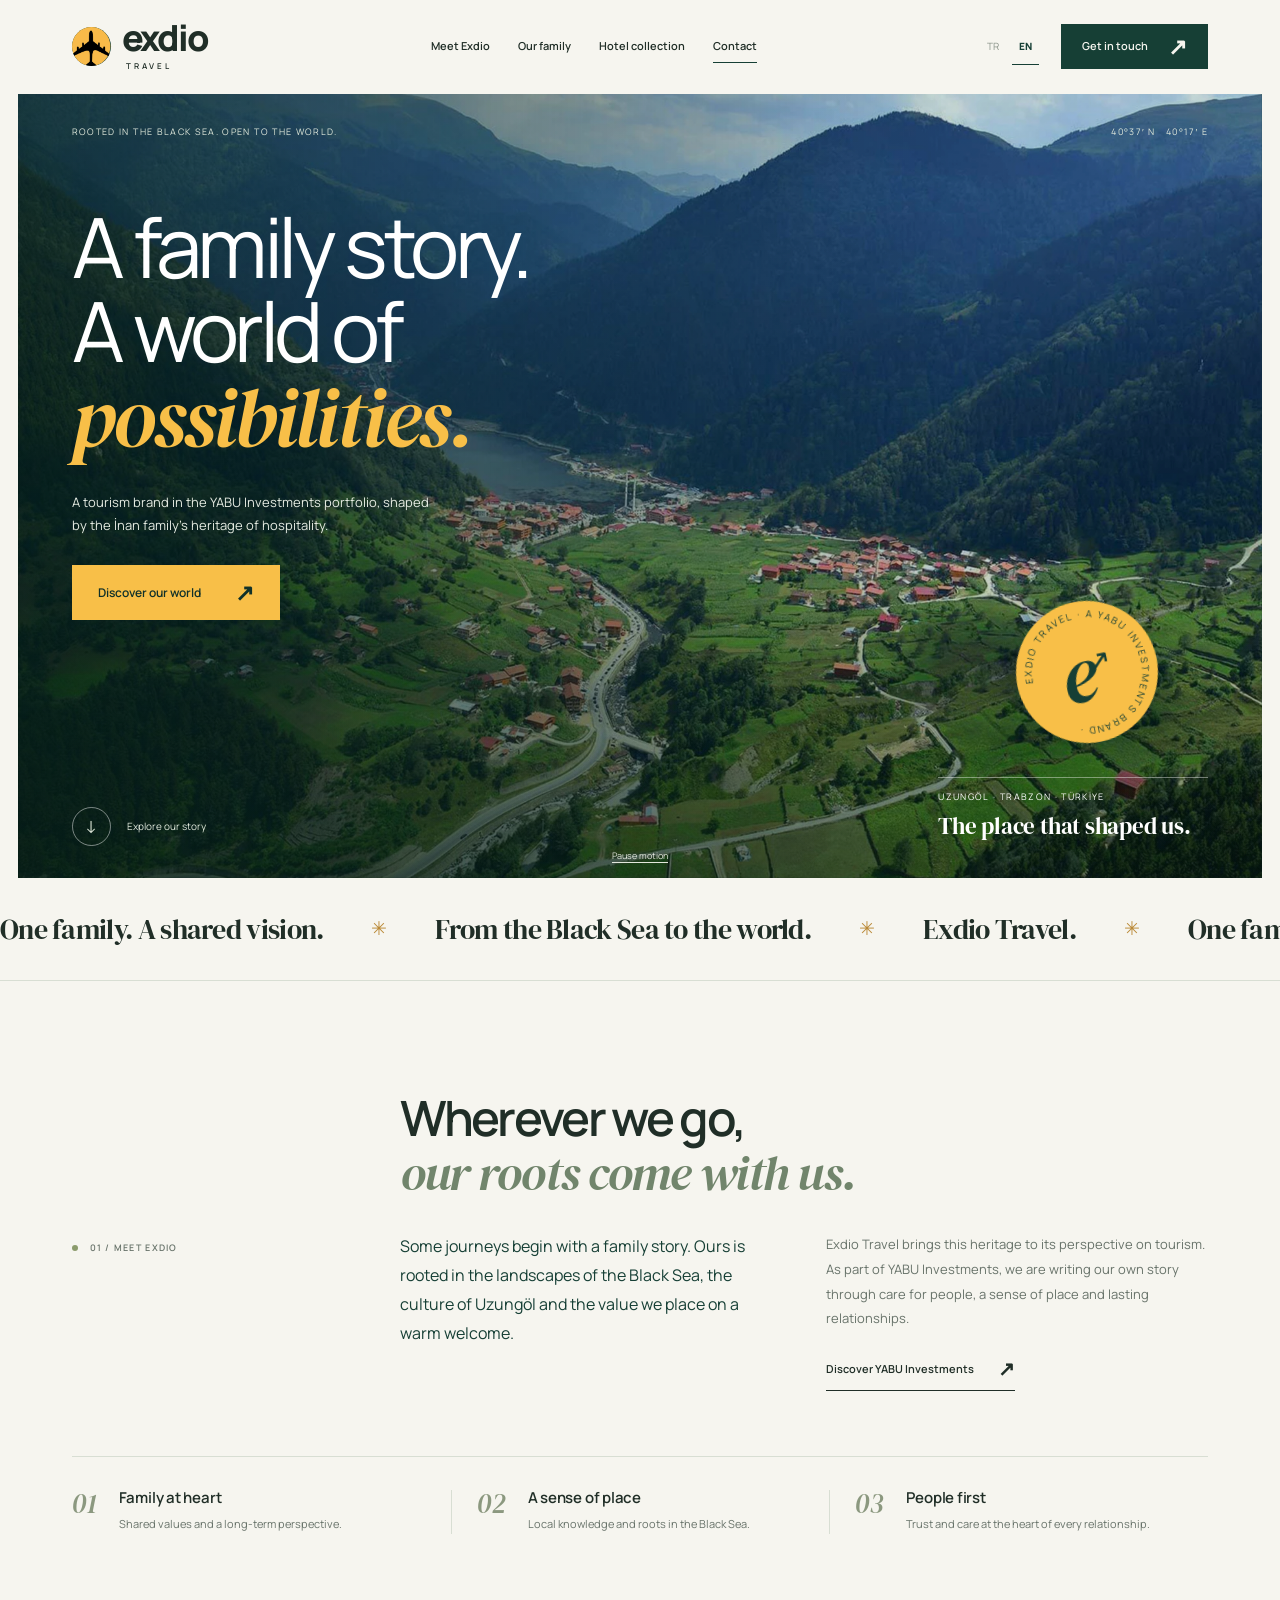
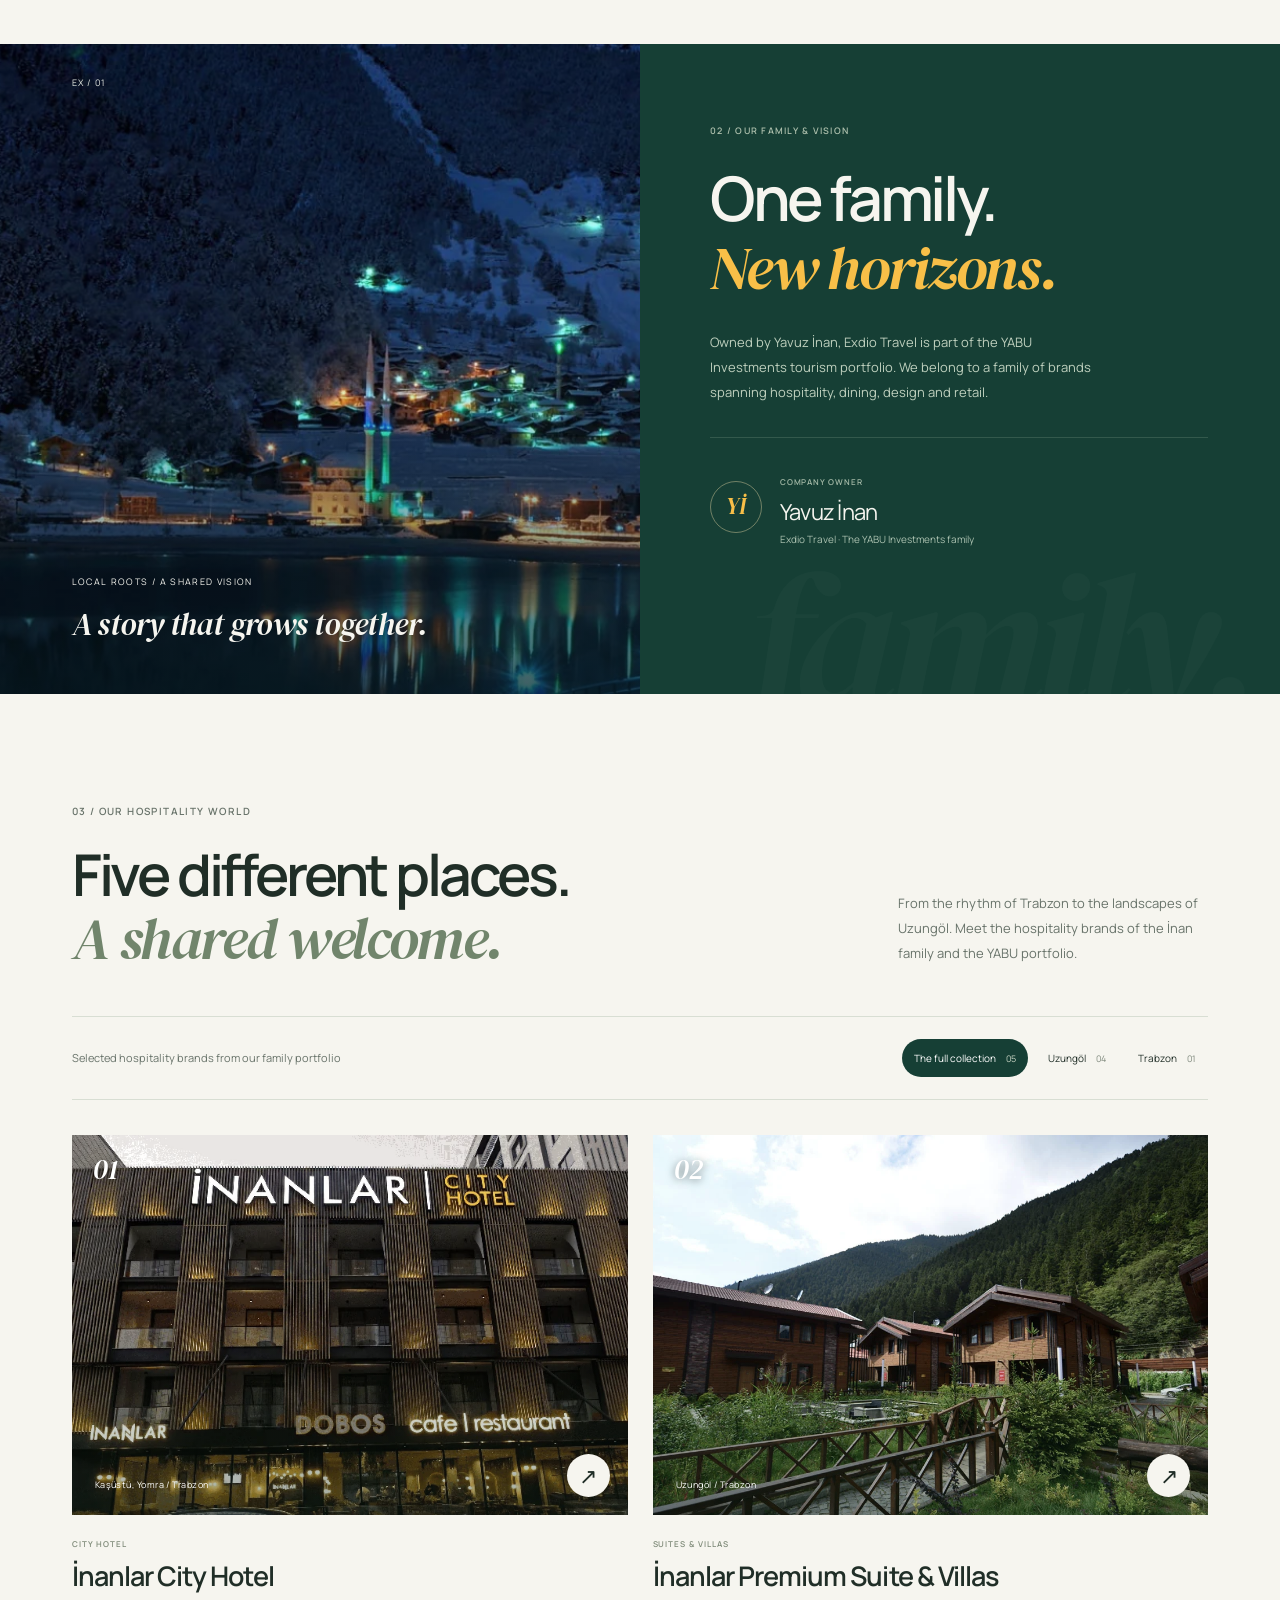
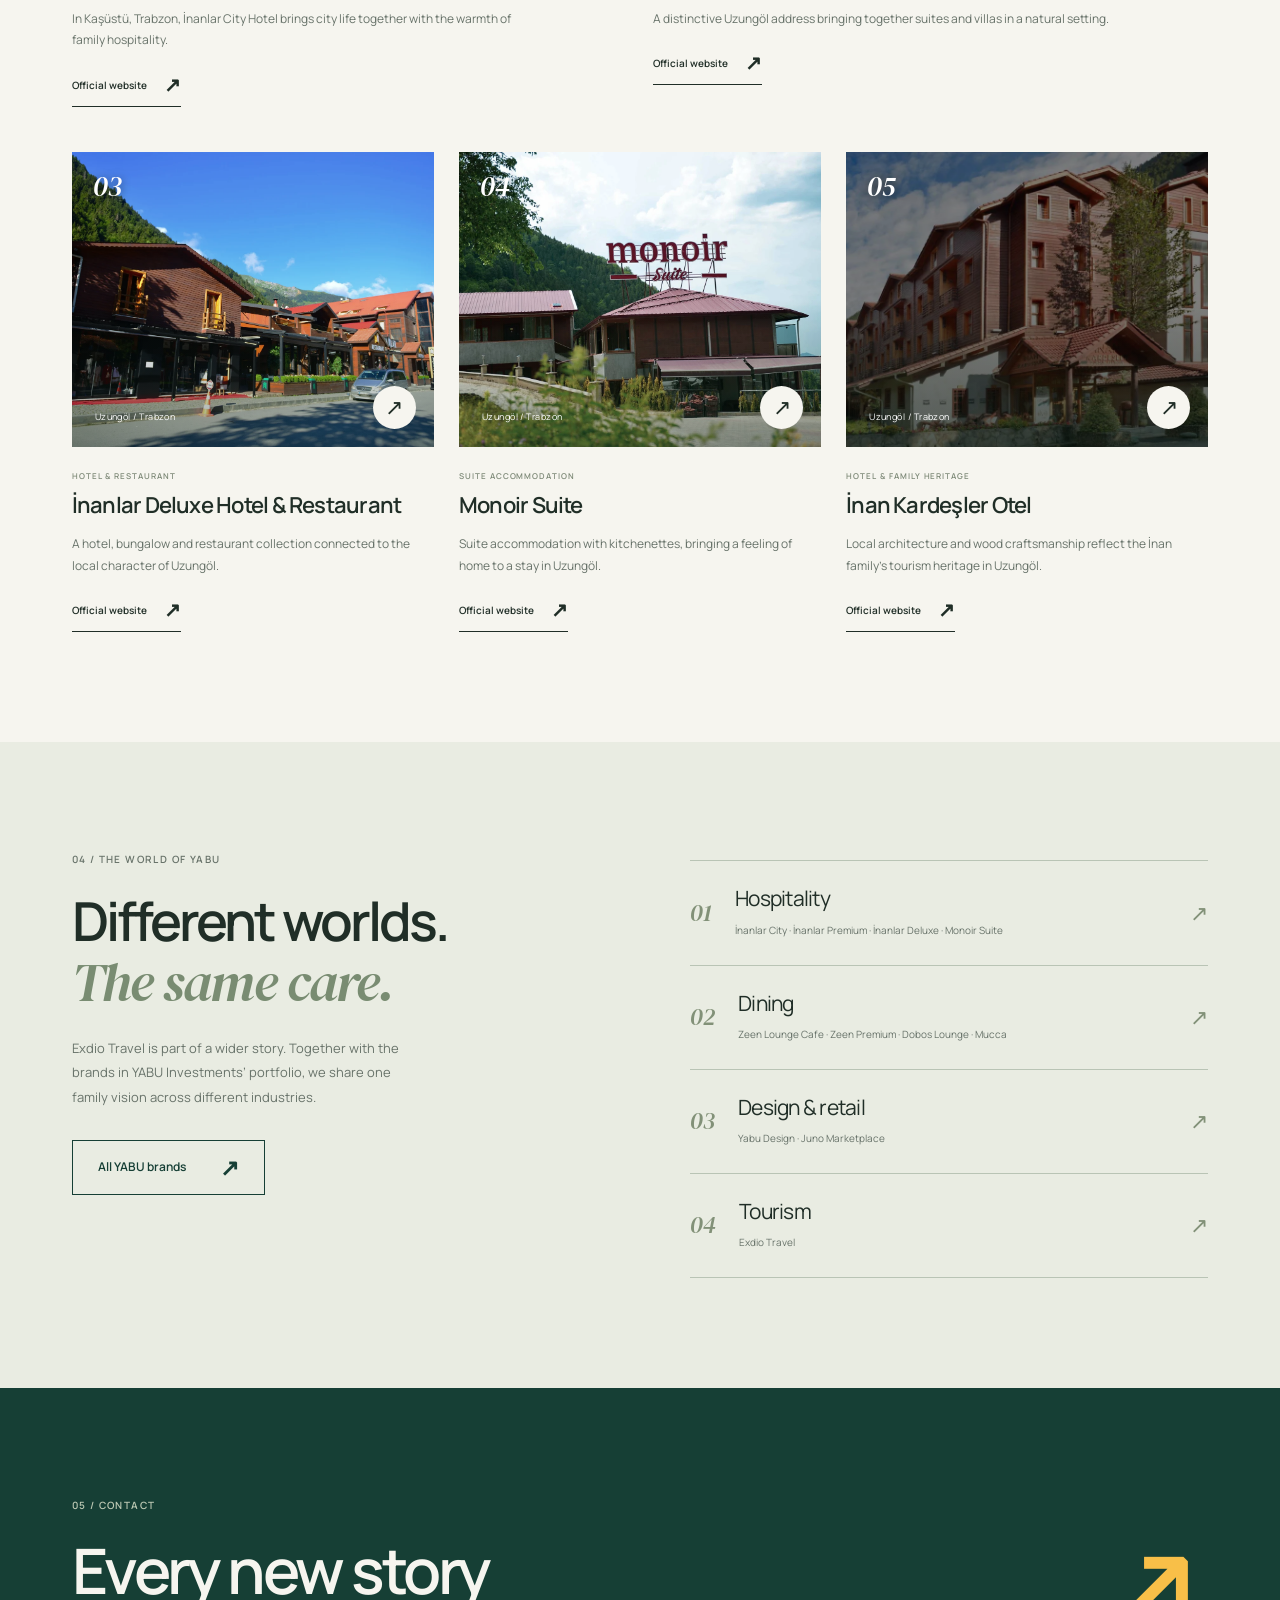
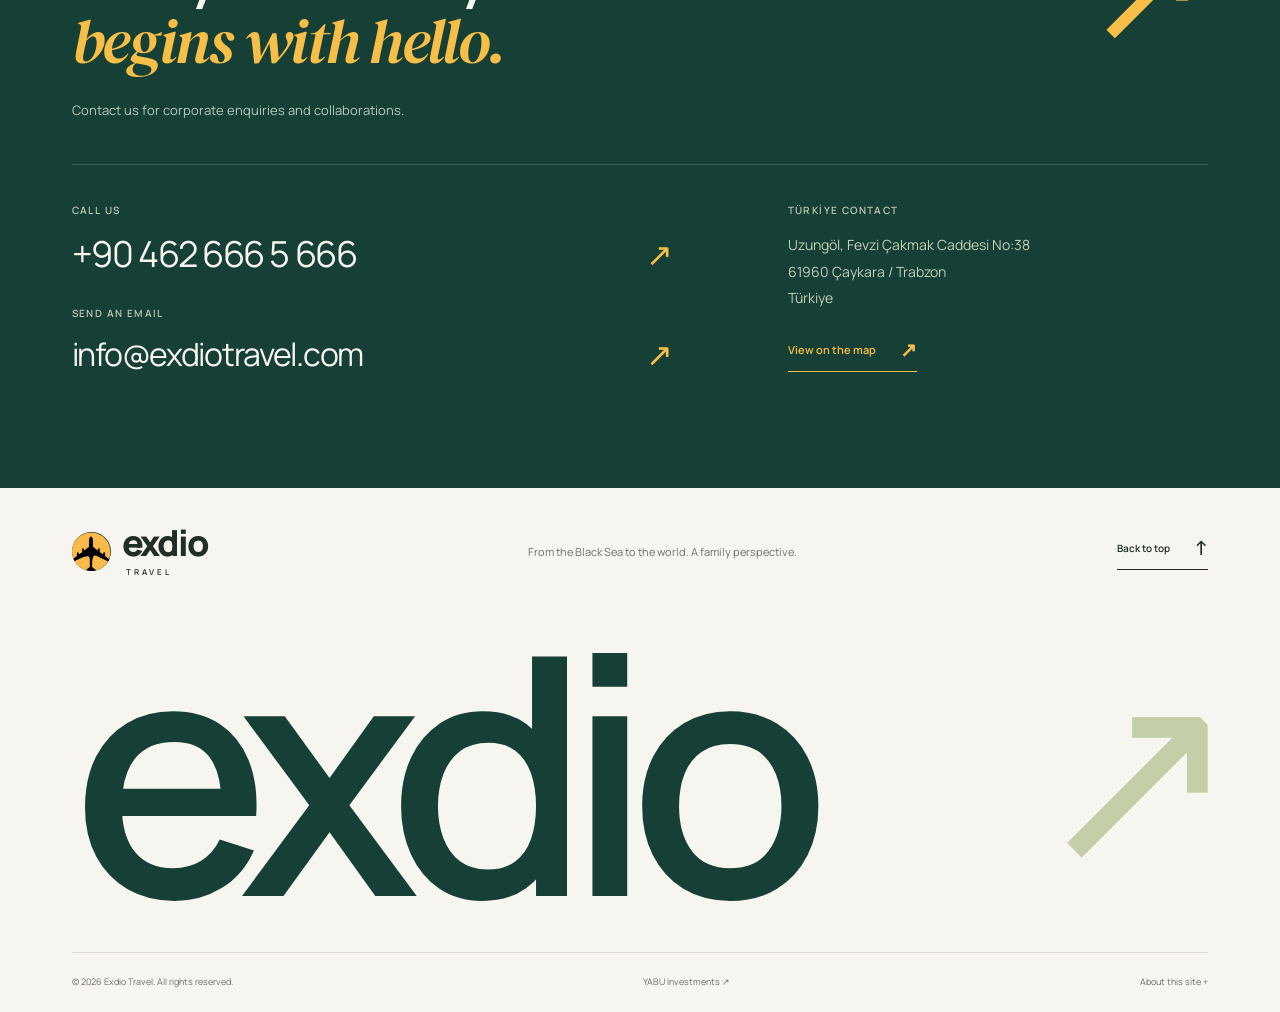
<file: index.html>
<!doctype html>
<html lang="tr"><head>
<meta charset="utf-8"><meta name="viewport" content="width=device-width,initial-scale=1">
<script src="assets/language.js"></script>
<title>Exdio Travel | YABU Investments Turizm Markası</title><meta name="description" content="Exdio Travel: Yavuz İnan’ın sahipliğinde, YABU Investments portföyündeki turizm markası. İnan ailesinin Trabzon ve Uzungöl’deki konaklama dünyasını keşfedin."><meta name="theme-color" content="#163f35">
<link rel="canonical" href="https://exdiotravel.com/"><link rel="alternate" hreflang="tr" href="https://exdiotravel.com/"><link rel="alternate" hreflang="en" href="https://exdiotravel.com/en/"><link rel="alternate" hreflang="x-default" href="https://exdiotravel.com/">
<meta property="og:type" content="website"><meta property="og:locale" content="tr_TR"><meta property="og:site_name" content="Exdio Travel"><meta property="og:title" content="Exdio Travel | YABU Investments Turizm Markası"><meta property="og:description" content="Exdio Travel: Yavuz İnan’ın sahipliğinde, YABU Investments portföyündeki turizm markası. İnan ailesinin Trabzon ve Uzungöl’deki konaklama dünyasını keşfedin."><meta property="og:url" content="https://exdiotravel.com/"><meta property="og:image" content="https://exdiotravel.com/assets/images/hero.webp"><meta name="twitter:card" content="summary_large_image">
<link rel="icon" type="image/svg+xml" href="assets/favicon.svg"><link rel="preload" href="assets/images/hero.webp" as="image"><link rel="preload" href="assets/fonts/manrope-400-normal.ttf" as="font" type="font/ttf" crossorigin><link rel="stylesheet" href="assets/fonts.css"><link rel="stylesheet" href="assets/style.css">
<script type="application/ld+json">{"@context": "https://schema.org", "@type": "TravelAgency", "@id": "https://exdiotravel.com/#organization", "name": "Exdio Travel", "url": "https://exdiotravel.com/", "telephone": "+904626665666", "email": "info@exdiotravel.com", "logo": "https://exdiotravel.com/assets/images/exdio-original.png", "image": "https://exdiotravel.com/assets/images/hero.webp", "description": "Exdio Travel: Yavuz İnan’ın sahipliğinde, YABU Investments portföyündeki turizm markası. İnan ailesinin Trabzon ve Uzungöl’deki konaklama dünyasını keşfedin.", "parentOrganization": {"@type": "Organization", "name": "YABU Investments", "url": "https://yabuinvest.com/"}, "address": {"@type": "PostalAddress", "streetAddress": "Uzungöl, Fevzi Çakmak Caddesi No:38", "addressLocality": "Çaykara", "addressRegion": "Trabzon", "postalCode": "61960", "addressCountry": "TR"}}</script><script src="assets/site.js" defer></script>
<!-- Google tag (gtag.js) -->
<script async src="https://www.googletagmanager.com/gtag/js?id=G-YJ8SCL8SL6"></script>
<script>
  window.dataLayer = window.dataLayer || [];
  function gtag(){dataLayer.push(arguments);}
  gtag('js', new Date());

  gtag('config', 'G-YJ8SCL8SL6');
</script>
</head><body id="top">
<a class="skip-link" href="#main">İçeriğe geç</a>
<header class="header"><a class="brand" href="#top" aria-label="Exdio Travel"><span class="brand-icon" aria-hidden="true"><img src="assets/images/exdio-original.webp" alt="" width="640" height="762"></span><span class="wordmark">exdio<span>TRAVEL</span></span></a><nav class="desktop-nav" aria-label="Ana menü"><a href="#exdio">Exdio’yu tanıyın</a><a href="#aile">Ailemiz</a><a href="#oteller">Otel koleksiyonu</a><a href="#iletisim">İletişim</a></nav><div class="header-actions"><nav class="languages" aria-label="Dil seçimi"><a data-language="tr" href="index.html?lang=tr" lang="tr" hreflang="tr" aria-label="Türkçe" aria-current="page">TR</a><a data-language="en" href="en/index.html?lang=en" lang="en" hreflang="en" aria-label="English">EN</a></nav><a class="button small header-contact" href="#iletisim">Bize ulaşın<span aria-hidden="true">↗</span></a><button type="button" class="menu-toggle" aria-controls="mobile-menu" aria-expanded="false" aria-label="Menüyü aç"><span></span><span></span></button></div></header>
<nav id="mobile-menu" class="mobile-nav" aria-label="Mobil menü" hidden><a href="#exdio">Exdio’yu tanıyın</a><a href="#aile">Ailemiz</a><a href="#oteller">Otel koleksiyonu</a><a href="#iletisim">İletişim</a></nav>
<main id="main">
<!-- AÇILIŞ / HERO -->
<section class="hero" aria-labelledby="hero-title"><img src="assets/images/hero.webp" alt="Yeşil dağlar arasındaki Uzungöl vadisi ve yerleşimi" class="hero-photo" width="1400" height="950" fetchpriority="high" decoding="async"><div class="hero-shade"></div><div class="hero-topline"><span>KÖKLERİ KARADENİZ’DE. BAKIŞI DÜNYADA.</span><span class="hero-coordinates">40°37′ N &nbsp; 40°17′ E</span></div><div class="hero-copy"><h1 id="hero-title">Bir aile hikâyesi.<br>Dünyaya açılan<br><em>bir bakış.</em></h1><p>İnan ailesinin misafirperverlik birikiminden doğan, YABU Investments portföyündeki turizm markası.</p><a class="button gold" href="#exdio">Dünyamızı keşfedin<span aria-hidden="true">↗</span></a></div>
<div class="hero-seal" aria-label="Bir YABU Investments markası"><svg viewBox="0 0 160 160" aria-hidden="true"><defs><path id="seal-circle" d="M80 80m-62 0a62 62 0 1 1 124 0a62 62 0 1 1-124 0"/></defs><text><textPath href="#seal-circle">EXDIO TRAVEL · A YABU INVESTMENTS BRAND · </textPath></text></svg><span>e<span>↗</span></span></div>
<div class="hero-bottom"><a href="#exdio"><span class="scroll-arrow" aria-hidden="true">↓</span>Hikâyemize doğru</a><div><span>UZUNGÖL · TRABZON · TÜRKİYE</span><strong>Bizi biz yapan coğrafya.</strong></div></div><button type="button" class="motion-toggle" aria-pressed="false">Hareketi durdur</button>
</section>
<div class="marquee" aria-hidden="true"><div class="marquee-track"><div><span>Bir aile. Ortak bir vizyon.</span><b aria-hidden="true">✳</b><span>Karadeniz’den dünyaya.</span><b aria-hidden="true">✳</b><span>Exdio Travel.</span><b aria-hidden="true">✳</b></div><div><span>Bir aile. Ortak bir vizyon.</span><b aria-hidden="true">✳</b><span>Karadeniz’den dünyaya.</span><b aria-hidden="true">✳</b><span>Exdio Travel.</span><b aria-hidden="true">✳</b></div></div></div>
<!-- EXDIO -->
<section class="about wrap section-space" id="exdio"><div class="section-tag"><span class="tag-dot"></span>01 / EXDIO’YU TANIYIN</div><div class="about-body"><h2>Gittiğimiz her yere,<br><em>köklerimizi taşırız.</em></h2><div class="about-columns"><p class="lead">Bazı yolculuklar bir yerden değil, bir aile hikâyesinden başlar. Bizim hikâyemiz Karadeniz’in doğasında, Uzungöl’ün kültüründe ve misafire verilen değerde saklı.</p><div><p>Exdio Travel, bu birikimi turizm alanındaki bakışıyla buluşturur. YABU Investments çatısı altında; insana, bulunduğumuz yere ve kalıcı ilişkilere verdiğimiz değerle kendi hikâyemizi yazıyoruz.</p><a class="text-link" href="https://yabuinvest.com/" target="_blank" rel="noopener noreferrer">YABU Investments’ı keşfedin<span aria-hidden="true">↗</span><span class="sr-only"> (Yeni sekmede açılır)</span></a></div></div></div><div class="principles reveal"><div class="principle"><span>01</span><div><h3>Aileden gelen</h3><p>Ortak değerler, uzun vadeli bir bakış.</p></div></div><div class="principle"><span>02</span><div><h3>Yere ait</h3><p>Karadeniz’e uzanan kökler ve yerel birikim.</p></div></div><div class="principle"><span>03</span><div><h3>İnsana yakın</h3><p>Her ilişkinin merkezinde güven ve özen.</p></div></div></div></section>
<!-- AİLE / FAMILY -->
<section class="family" id="aile"><div class="family-photo"><img src="assets/images/heritage.webp" alt="Uzungöl’de akşam ışıklarının göle yansıması" class="" width="1400" height="950" loading="lazy" decoding="async"><div class="family-caption"><span>YEREL KÖKLER / ORTAK VİZYON</span><strong>Birlikte büyüyen bir hikâye.</strong></div><span class="photo-index" aria-hidden="true">EX / 01</span></div><div class="family-copy"><p class="eyebrow">02 / AİLEMİZ & VİZYONUMUZ</p><h2>Aynı aile.<br><em>Yeni ufuklar.</em></h2><p class="family-description">Yavuz İnan’ın sahipliğindeki Exdio Travel, YABU Investments’ın turizm portföyünde yer alır. Ailemizin konaklamadan yeme içmeye, tasarımdan perakendeye uzanan dünyasının bir parçasıyız.</p><div class="owner"><div class="owner-monogram" aria-hidden="true">Yİ</div><div><span class="eyebrow">ŞİRKET SAHİBİ</span><h3>Yavuz İnan</h3><p>Exdio Travel · YABU Investments ailesi</p></div></div><div class="family-word" aria-hidden="true">family.</div></div></section>
<!-- OTELLER / HOTELS -->
<section class="hotels wrap section-space" id="oteller"><div class="section-heading"><div><p class="eyebrow">03 / KONAKLAMA DÜNYAMIZ</p><h2>Beş farklı adres.<br><em>Ortak bir karşılama.</em></h2></div><p>Trabzon’un şehir ritminden Uzungöl’ün doğasına. İnan ailesinin ve YABU portföyünün konaklama markalarını yakından tanıyın.</p></div><div class="collection-bar"><p>Aile portföyümüzden seçili konaklama markaları</p><div class="filters" role="group" aria-label="Otel koleksiyonunu filtrele"><button type="button" class="filter" data-filter="all" aria-pressed="true">Tüm koleksiyon<span>05</span></button><button type="button" class="filter" data-filter="uzungol" aria-pressed="false">Uzungöl<span>04</span></button><button type="button" class="filter" data-filter="trabzon" aria-pressed="false">Trabzon<span>01</span></button></div></div><p class="sr-only" id="filter-status" role="status" aria-live="polite">5 tesis gösteriliyor</p><div class="hotel-grid"><article class="hotel-card reveal" data-location="trabzon"><div class="hotel-image"><img src="assets/images/city.webp" alt="İnanlar City Hotel’in dış cephesi" class="" width="1400" height="950" loading="lazy" decoding="async"><span class="hotel-number">01</span><span class="hotel-place">Kaşüstü, Yomra / Trabzon</span><button class="hotel-open round-link" data-hotel="city" aria-label="Yakından tanıyın: İnanlar City Hotel" aria-haspopup="dialog"><span aria-hidden="true">↗</span></button></div><div class="hotel-meta"><p class="eyebrow">Şehir oteli</p><h3>İnanlar City Hotel</h3><p>Trabzon’da, Kaşüstü’nde yer alan İnanlar City Hotel; şehir yaşamı ile aile misafirperverliğini bir araya getirir.</p><a class="text-link" href="https://inanlarcity.com/" target="_blank" rel="noopener noreferrer">Resmî web sitesi<span aria-hidden="true">↗</span><span class="sr-only"> (Yeni sekmede açılır)</span></a></div></article><article class="hotel-card reveal" data-location="uzungol"><div class="hotel-image"><img src="assets/images/premium.webp" alt="İnanlar Premium’un ahşap villa yapıları" class="" width="1400" height="950" loading="lazy" decoding="async"><span class="hotel-number">02</span><span class="hotel-place">Uzungöl / Trabzon</span><button class="hotel-open round-link" data-hotel="premium" aria-label="Yakından tanıyın: İnanlar Premium Suite &amp; Villas" aria-haspopup="dialog"><span aria-hidden="true">↗</span></button></div><div class="hotel-meta"><p class="eyebrow">Suit & villa</p><h3>İnanlar Premium Suite & Villas</h3><p>Uzungöl’de suit ve villa konaklamasını bir araya getiren, doğanın içinde kendine özgü bir adres.</p><a class="text-link" href="https://inanlarpremium.com/" target="_blank" rel="noopener noreferrer">Resmî web sitesi<span aria-hidden="true">↗</span><span class="sr-only"> (Yeni sekmede açılır)</span></a></div></article><article class="hotel-card reveal" data-location="uzungol"><div class="hotel-image"><img src="assets/images/deluxe.webp" alt="İnanlar Deluxe Hotel ve restoranının dış cephesi" class="" width="1400" height="950" loading="lazy" decoding="async"><span class="hotel-number">03</span><span class="hotel-place">Uzungöl / Trabzon</span><button class="hotel-open round-link" data-hotel="deluxe" aria-label="Yakından tanıyın: İnanlar Deluxe Hotel &amp; Restaurant" aria-haspopup="dialog"><span aria-hidden="true">↗</span></button></div><div class="hotel-meta"><p class="eyebrow">Otel & restoran</p><h3>İnanlar Deluxe Hotel & Restaurant</h3><p>Otel, bungalow ve restoran deneyimini Uzungöl’ün yerel dokusuyla buluşturan İnanlar markası.</p><a class="text-link" href="https://inanlarhotel.com/" target="_blank" rel="noopener noreferrer">Resmî web sitesi<span aria-hidden="true">↗</span><span class="sr-only"> (Yeni sekmede açılır)</span></a></div></article><article class="hotel-card reveal" data-location="uzungol"><div class="hotel-image"><img src="assets/images/monoir.webp" alt="Monoir Suite’in dağların önündeki binası" class="" width="1400" height="950" loading="lazy" decoding="async"><span class="hotel-number">04</span><span class="hotel-place">Uzungöl / Trabzon</span><button class="hotel-open round-link" data-hotel="monoir" aria-label="Yakından tanıyın: Monoir Suite" aria-haspopup="dialog"><span aria-hidden="true">↗</span></button></div><div class="hotel-meta"><p class="eyebrow">Suit konaklama</p><h3>Monoir Suite</h3><p>Suit konaklama anlayışı ve mini mutfaklı daireleriyle Uzungöl’de ev hissini öne çıkarır.</p><a class="text-link" href="https://monoirsuite.com/" target="_blank" rel="noopener noreferrer">Resmî web sitesi<span aria-hidden="true">↗</span><span class="sr-only"> (Yeni sekmede açılır)</span></a></div></article><article class="hotel-card reveal" data-location="uzungol"><div class="hotel-image"><img src="assets/images/kardesler.webp" alt="Uzungöl İnan Kardeşler Otel’in dış cephesi" class="" width="1400" height="950" loading="lazy" decoding="async"><span class="hotel-number">05</span><span class="hotel-place">Uzungöl / Trabzon</span><button class="hotel-open round-link" data-hotel="kardesler" aria-label="Yakından tanıyın: İnan Kardeşler Otel" aria-haspopup="dialog"><span aria-hidden="true">↗</span></button></div><div class="hotel-meta"><p class="eyebrow">Otel & aile mirası</p><h3>İnan Kardeşler Otel</h3><p>İnan ailesinin Uzungöl’deki turizm geçmişini, yerel mimari ve ahşap işçiliğiyle yaşatan otel.</p><a class="text-link" href="https://inankardeslerotel.com/" target="_blank" rel="noopener noreferrer">Resmî web sitesi<span aria-hidden="true">↗</span><span class="sr-only"> (Yeni sekmede açılır)</span></a></div></article></div></section>
<!-- YABU -->
<section class="group wrap section-space" id="yabu"><div class="group-intro"><p class="eyebrow">04 / YABU DÜNYASI</p><h2>Farklı alanlar.<br><em>Aynı özen.</em></h2><p>Exdio Travel, tek başına bir isimden fazlası. YABU Investments’ın farklı sektörlerde bir araya gelen markalarıyla aynı aile vizyonunu paylaşır.</p><a class="button outline" href="https://yabuinvest.com/" target="_blank" rel="noopener noreferrer">YABU’nun tüm markaları<span aria-hidden="true">↗</span><span class="sr-only"> (Yeni sekmede açılır)</span></a></div><div class="sectors"><div class="sector"><span class="sector-number">01</span><div><h3>Konaklama</h3><p>İnanlar City · İnanlar Premium · İnanlar Deluxe · Monoir Suite</p></div><span aria-hidden="true">↗</span></div><div class="sector"><span class="sector-number">02</span><div><h3>Yeme içme</h3><p>Zeen Lounge Cafe · Zeen Premium · Dobos Lounge · Mucca</p></div><span aria-hidden="true">↗</span></div><div class="sector"><span class="sector-number">03</span><div><h3>Tasarım & perakende</h3><p>Yabu Design · Juno Marketplace</p></div><span aria-hidden="true">↗</span></div><div class="sector"><span class="sector-number">04</span><div><h3>Turizm</h3><p>Exdio Travel</p></div><span aria-hidden="true">↗</span></div></div></section>
<!-- İLETİŞİM / CONTACT -->
<section class="contact wrap section-space" id="iletisim"><div class="contact-heading"><div><p class="eyebrow">05 / İLETİŞİM</p><h2>Yeni hikâyeler,<br><em>bir merhabayla başlar.</em></h2></div><span class="contact-arrow" aria-hidden="true">↗</span></div><p class="contact-intro">Kurumsal iletişim ve iş birliği için bize ulaşın.</p><div class="contact-grid"><div><p class="eyebrow">Bizi arayın</p><a class="contact-main phone" href="tel:+904626665666">+90 462 666 5 666<span aria-hidden="true">↗</span></a><p class="eyebrow email-label">E-posta gönderin</p><a class="contact-main email" href="mailto:info@exdiotravel.com">info@exdiotravel.com<span aria-hidden="true">↗</span></a></div><div class="contact-address"><p class="eyebrow">TÜRKİYE İLETİŞİM</p><address>Uzungöl, Fevzi Çakmak Caddesi No:38<br>61960 Çaykara / Trabzon<br>Türkiye</address><a class="text-link" href="https://www.google.com/maps/search/?api=1&amp;query=Uzung%C3%B6l%20Fevzi%20%C3%87akmak%20Caddesi%20No%3A38%20%C3%87aykara%20Trabzon" target="_blank" rel="noopener noreferrer">Haritada görüntüle<span aria-hidden="true">↗</span><span class="sr-only"> (Yeni sekmede açılır)</span></a></div></div></section>
</main>
<footer class="footer wrap"><div class="footer-top"><a class="brand" href="#top" aria-label="Exdio Travel"><span class="brand-icon" aria-hidden="true"><img src="assets/images/exdio-original.webp" alt="" width="640" height="762"></span><span class="wordmark">exdio<span>TRAVEL</span></span></a><p>Karadeniz’den dünyaya. Aileden gelen bir bakış.</p><a href="#top" class="text-link">Başa dön<span aria-hidden="true">↑</span></a></div><div class="footer-word" aria-hidden="true">exdio<span>↗</span></div><div class="footer-bottom"><span>© <span id="year">2026</span> Exdio Travel. Tüm hakları saklıdır.</span><a href="https://yabuinvest.com/" target="_blank" rel="noopener noreferrer">YABU Investments ↗</a><button class="privacy-button" type="button" aria-expanded="false" aria-controls="privacy-note">Bu site hakkında +</button></div><p id="privacy-note" class="privacy-note" hidden>Bu site rezervasyon veya ödeme toplamaz. İletişim bağlantıları telefon veya e-posta uygulamanızı açar.</p></footer>
<div class="mobile-contact"><a href="tel:+904626665666">Bizi arayın<span aria-hidden="true">↗</span></a><a href="mailto:info@exdiotravel.com">E-posta gönderin<span aria-hidden="true">↗</span></a></div>
<dialog class="hotel-dialog" aria-labelledby="dialog-name"><div class="dialog-top"><span class="eyebrow">EXDIO / OTEL KOLEKSİYONU</span><button type="button" class="dialog-close" aria-label="Otel tanıtımını kapat">×</button></div><div class="dialog-layout"><div class="dialog-photos"><img id="dialog-image" alt="" width="1000" height="700"><img id="dialog-detail" alt="" width="1000" height="700"></div><div class="dialog-copy"><p class="eyebrow" id="dialog-place"></p><h2 id="dialog-name"></h2><h3 id="dialog-title"></h3><p id="dialog-description"></p><a id="dialog-link" class="button" target="_blank" rel="noopener noreferrer">Resmî web sitesi<span aria-hidden="true">↗</span><span class="sr-only"> (Yeni sekmede açılır)</span></a></div></div></dialog>
<script type="application/json" id="hotel-data">{"city": {"name": "İnanlar City Hotel", "location": "Kaşüstü, Yomra / Trabzon", "title": "Şehirde bir karşılama.", "description": "Şehir oteli konseptiyle Trabzon’un Yomra ilçesinde bulunan tesis, farklı oda tipleri ve Dobos Lounge ile aile portföyünün şehirdeki adresidir.", "category": "Şehir oteli", "image": "assets/images/city.webp", "alt": "İnanlar City Hotel’in dış cephesi", "detail": "assets/images/city-room.webp", "detailAlt": "İnanlar City Hotel’de çift kişilik oda", "url": "https://inanlarcity.com/"}, "premium": {"name": "İnanlar Premium Suite & Villas", "location": "Uzungöl / Trabzon", "title": "Doğayla yan yana.", "description": "İnanlar Premium Suite & Villas, Uzungöl’deki konumuyla aile portföyünün suit ve villa markasıdır. Ahşap yapıların doğal çevreyle kurduğu ilişki, tesisin karakterini oluşturur.", "category": "Suit & villa", "image": "assets/images/premium.webp", "alt": "İnanlar Premium’un ahşap villa yapıları", "detail": "assets/images/premium-detail.webp", "detailAlt": "İnanlar Premium Suite & Villas girişi", "url": "https://inanlarpremium.com/"}, "deluxe": {"name": "İnanlar Deluxe Hotel & Restaurant", "location": "Uzungöl / Trabzon", "title": "Uzungöl’ün ruhuyla.", "description": "İnanlar Deluxe Hotel & Restaurant, Uzungöl’de standart ve deluxe odalar ile bungalow seçeneklerine sahip bir konaklama markasıdır. Restoranı ve yerel mimarisiyle ailenin bölgedeki turizm hikâyesini sürdürür.", "category": "Otel & restoran", "image": "assets/images/deluxe.webp", "alt": "İnanlar Deluxe Hotel ve restoranının dış cephesi", "detail": "assets/images/deluxe-detail.webp", "detailAlt": "İnanlar Deluxe’te ahşap detaylı oda", "url": "https://inanlarhotel.com/"}, "monoir": {"name": "Monoir Suite", "location": "Uzungöl / Trabzon", "title": "Evin sıcaklığı, Uzungöl.", "description": "Monoir Suite, Uzungöl’de bir ve iki yatak odalı suit daireleri bir araya getirir. Mini mutfaklı konaklama düzeni, tesisin ev ortamına yakın yaklaşımının bir parçasıdır.", "category": "Suit konaklama", "image": "assets/images/monoir.webp", "alt": "Monoir Suite’in dağların önündeki binası", "detail": "assets/images/monoir-detail.webp", "detailAlt": "Monoir Suite ve çevresindeki yeşil doğa", "url": "https://monoirsuite.com/"}, "kardesler": {"name": "İnan Kardeşler Otel", "location": "Uzungöl / Trabzon", "title": "Aile hikâyemizin izinde.", "description": "1974’te başlayan aile işletmeciliği hikâyesinin bir parçası olan İnan Kardeşler Otel, Uzungöl’de yerel kültürle güçlü bir bağ kurar. Dursun Ali İnan’ın ağaç köklerinden ürettiği çalışmalar, otelin kendine özgü atmosferine eşlik eder.", "category": "Otel & aile mirası", "image": "assets/images/kardesler.webp", "alt": "Uzungöl İnan Kardeşler Otel’in dış cephesi", "detail": "assets/images/kardesler-detail.webp", "detailAlt": "İnan Kardeşler Otel’de ahşap detaylar ve manzara", "url": "https://inankardeslerotel.com/"}}</script>
<noscript><style>.menu-toggle,.motion-toggle,.hotel-open,.filters,.privacy-button{display:none!important}.privacy-note[hidden]{display:block}.desktop-nav{display:flex;flex-wrap:wrap;gap:10px;font-size:11px}.header{height:auto;min-height:90px;flex-wrap:wrap;padding-block:18px}</style></noscript>
</body></html>
</file>
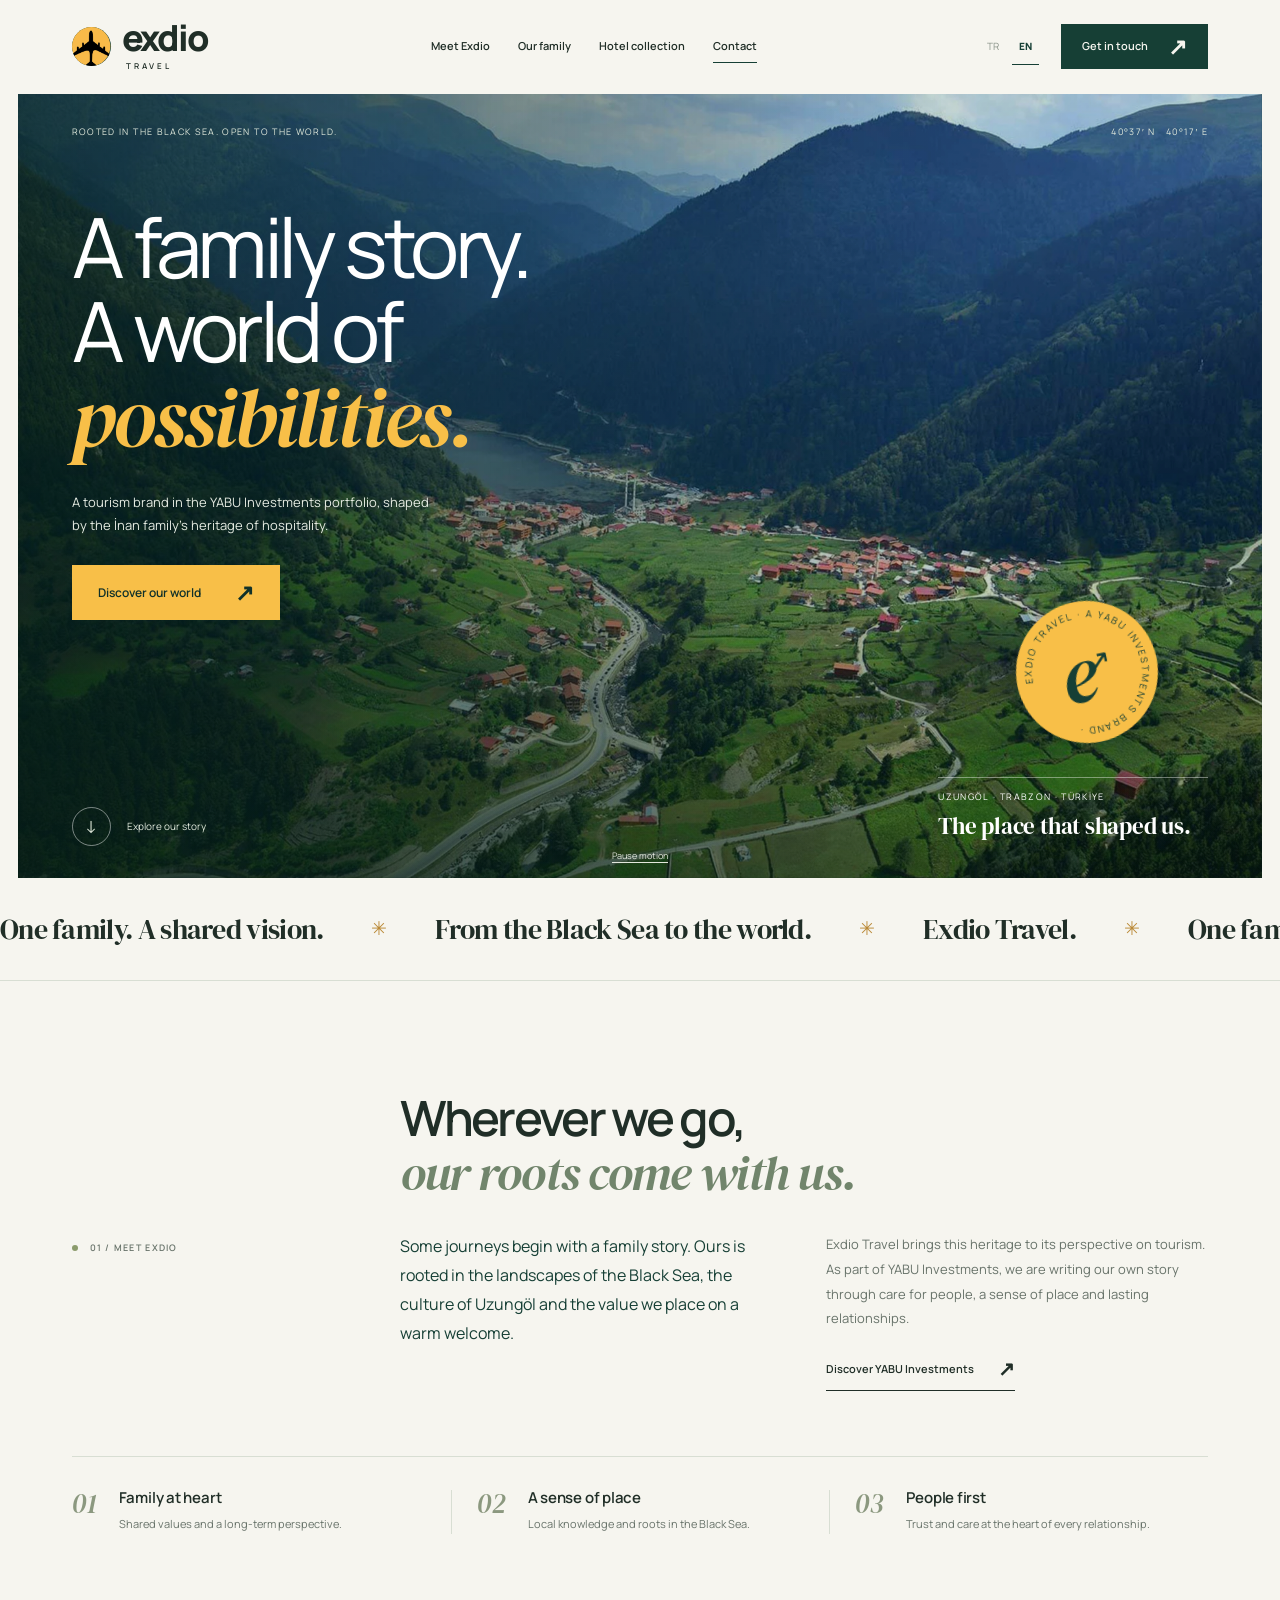
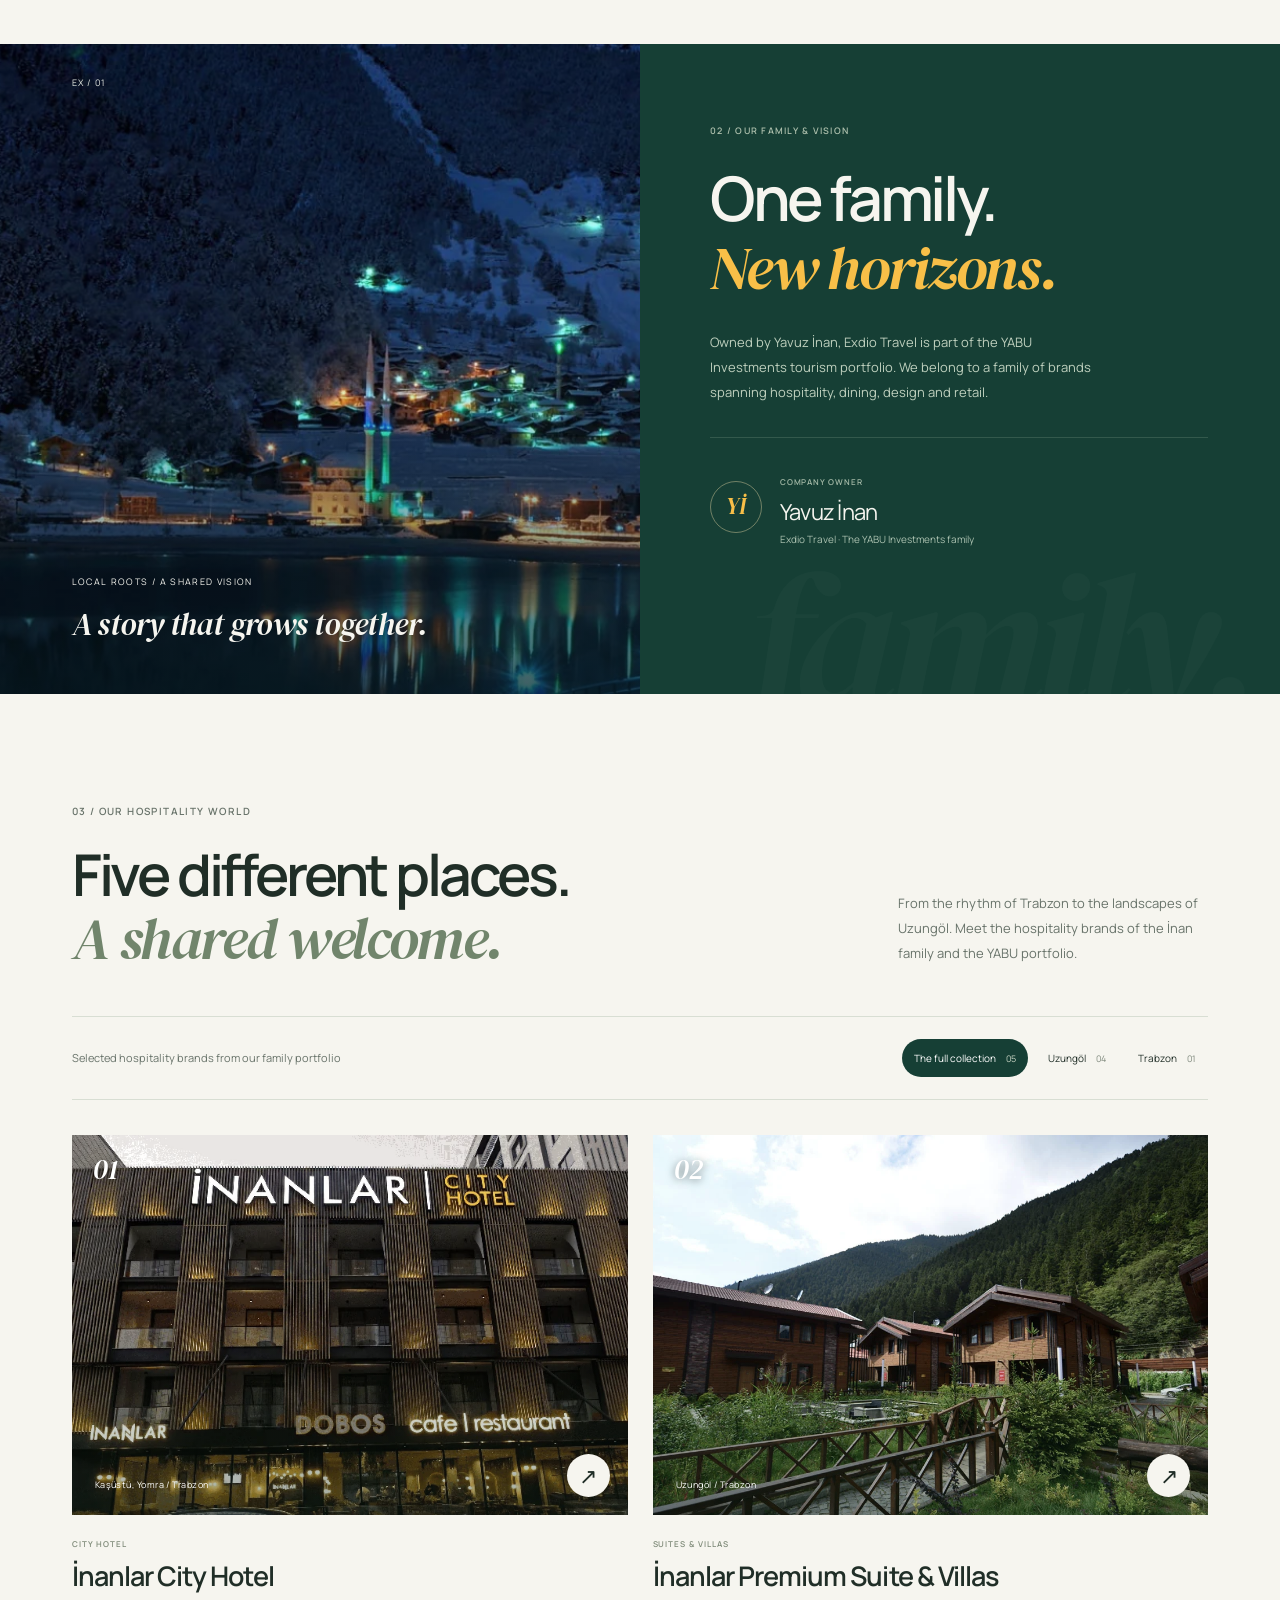
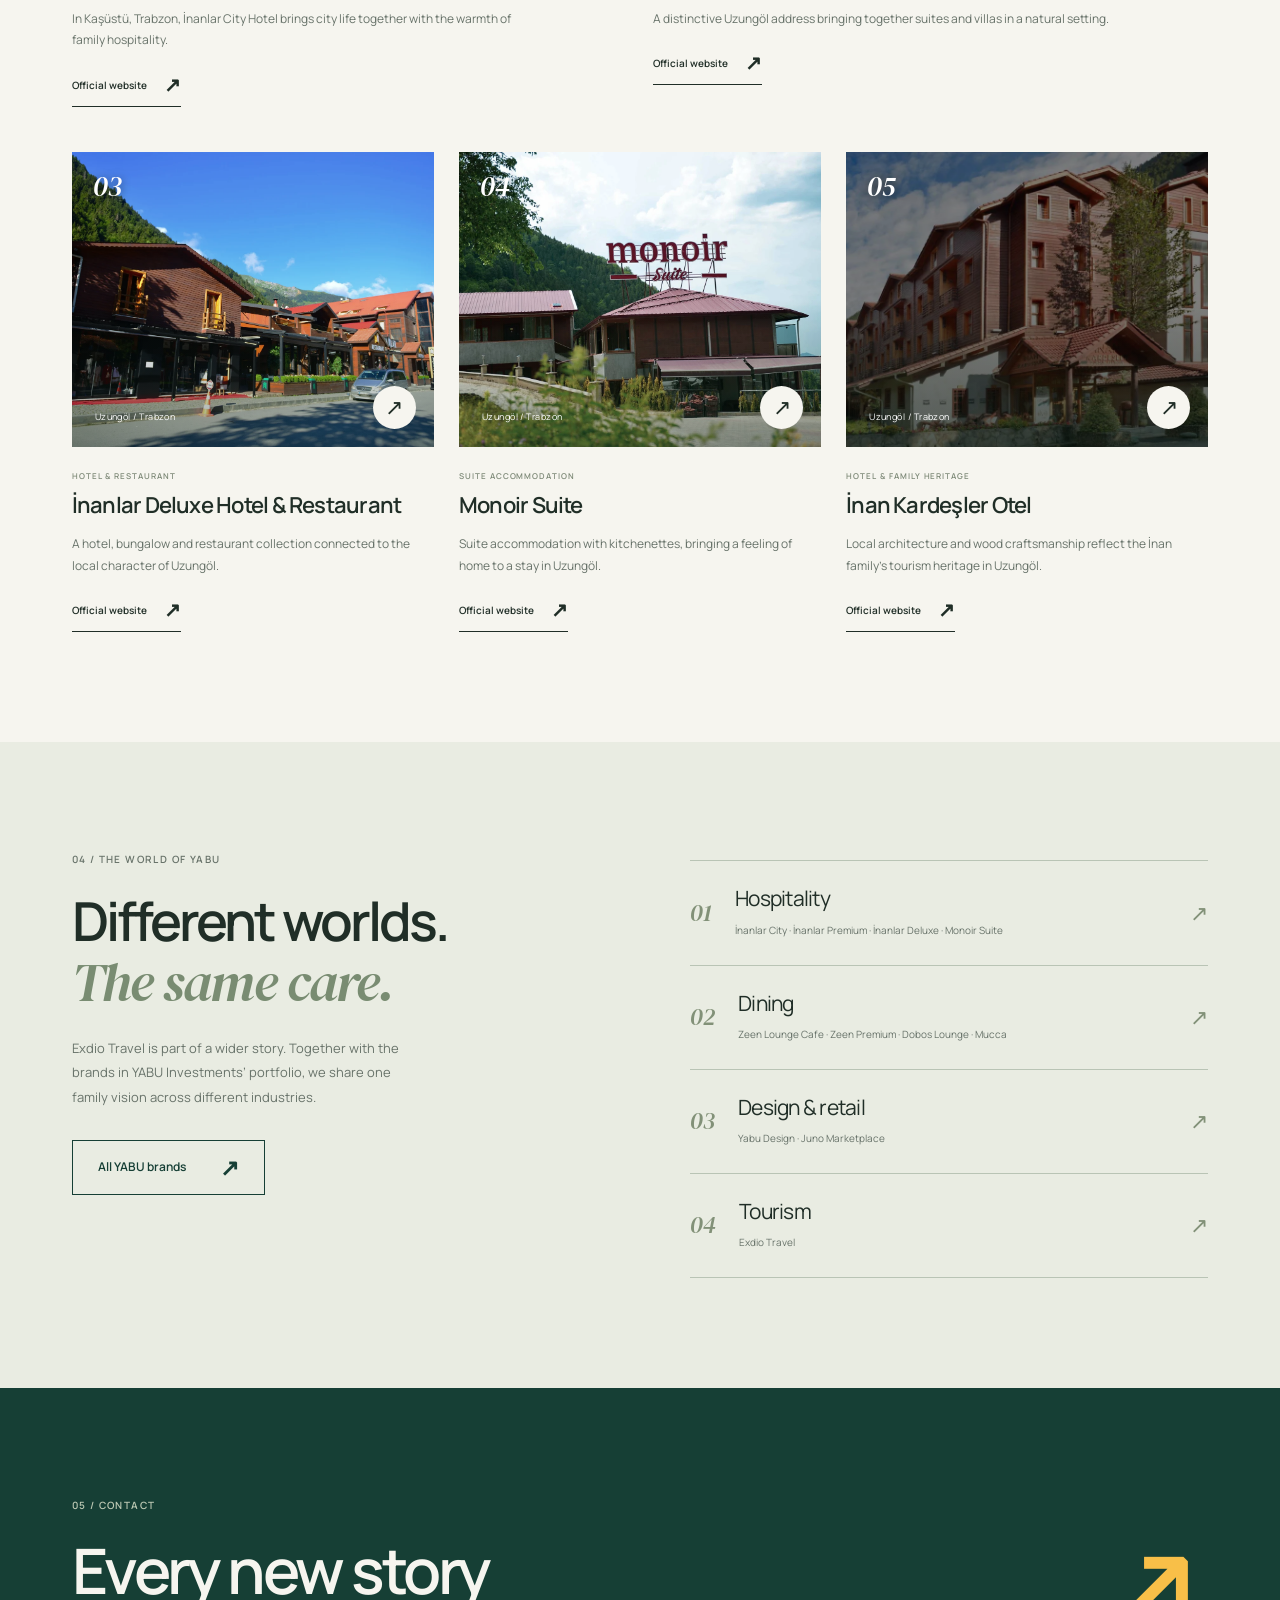
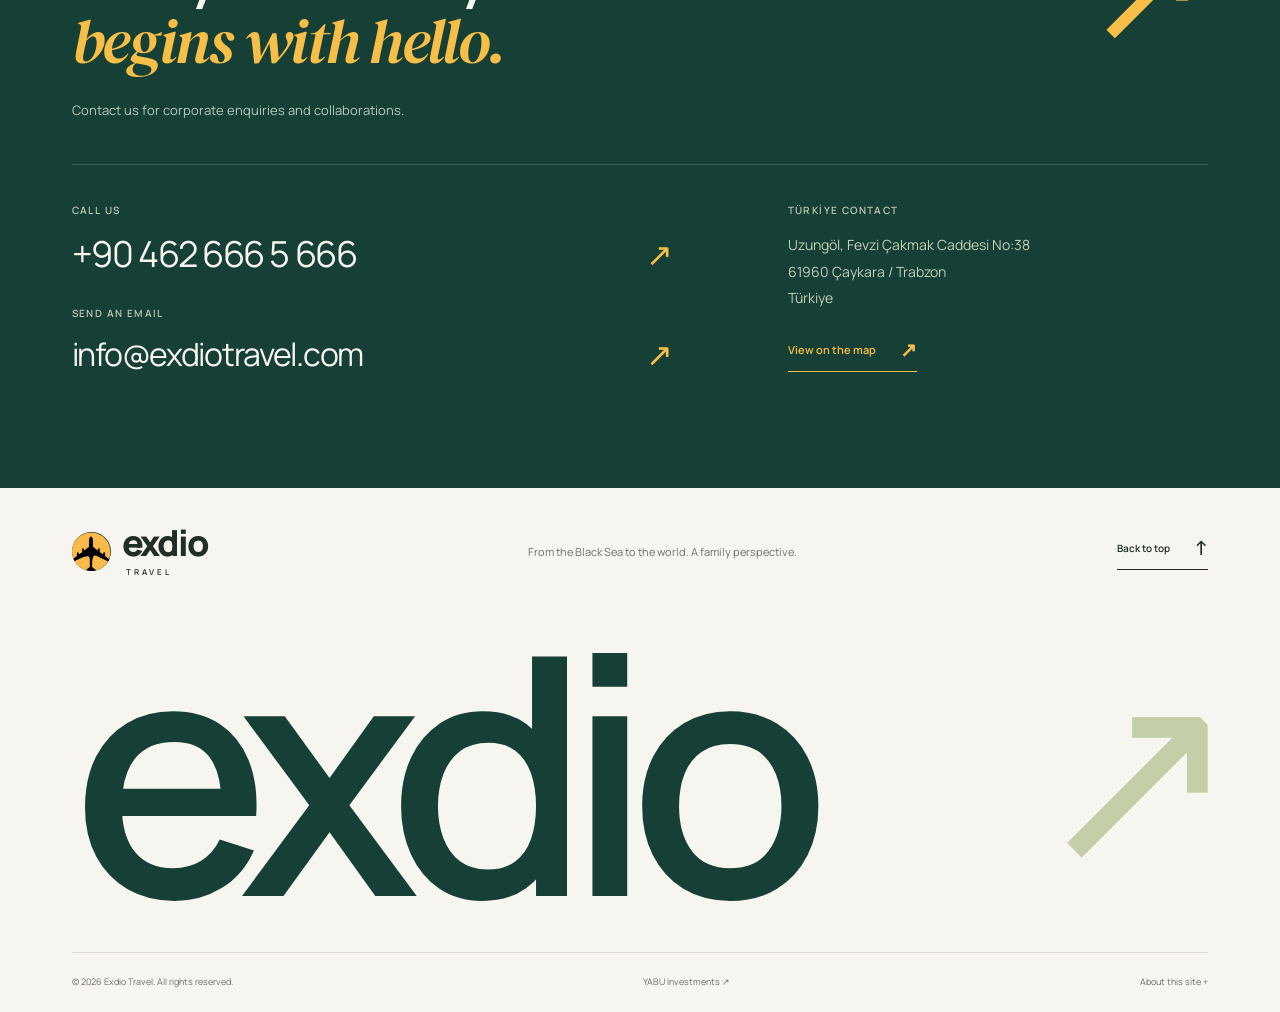
<file: en/index.html>
<!doctype html>
<html lang="en"><head>
<meta charset="utf-8"><meta name="viewport" content="width=device-width,initial-scale=1">
<script src="../assets/language.js"></script>
<title>Exdio Travel | A YABU Investments Tourism Brand</title><meta name="description" content="Exdio Travel, owned by Yavuz İnan, is a tourism brand in the YABU Investments portfolio. Discover the İnan family’s hospitality collection in Trabzon and Uzungöl."><meta name="theme-color" content="#163f35">
<link rel="canonical" href="https://exdiotravel.com/en/"><link rel="alternate" hreflang="tr" href="https://exdiotravel.com/"><link rel="alternate" hreflang="en" href="https://exdiotravel.com/en/"><link rel="alternate" hreflang="x-default" href="https://exdiotravel.com/">
<meta property="og:type" content="website"><meta property="og:locale" content="en_US"><meta property="og:site_name" content="Exdio Travel"><meta property="og:title" content="Exdio Travel | A YABU Investments Tourism Brand"><meta property="og:description" content="Exdio Travel, owned by Yavuz İnan, is a tourism brand in the YABU Investments portfolio. Discover the İnan family’s hospitality collection in Trabzon and Uzungöl."><meta property="og:url" content="https://exdiotravel.com/en/"><meta property="og:image" content="https://exdiotravel.com/assets/images/hero.webp"><meta name="twitter:card" content="summary_large_image">
<link rel="icon" type="image/svg+xml" href="../assets/favicon.svg"><link rel="preload" href="../assets/images/hero.webp" as="image"><link rel="preload" href="../assets/fonts/manrope-400-normal.ttf" as="font" type="font/ttf" crossorigin><link rel="stylesheet" href="../assets/fonts.css"><link rel="stylesheet" href="../assets/style.css">
<script type="application/ld+json">{"@context": "https://schema.org", "@type": "TravelAgency", "@id": "https://exdiotravel.com/#organization", "name": "Exdio Travel", "url": "https://exdiotravel.com/", "telephone": "+904626665666", "email": "info@exdiotravel.com", "logo": "https://exdiotravel.com/assets/images/exdio-original.png", "image": "https://exdiotravel.com/assets/images/hero.webp", "description": "Exdio Travel, owned by Yavuz İnan, is a tourism brand in the YABU Investments portfolio. Discover the İnan family’s hospitality collection in Trabzon and Uzungöl.", "parentOrganization": {"@type": "Organization", "name": "YABU Investments", "url": "https://yabuinvest.com/"}, "address": {"@type": "PostalAddress", "streetAddress": "Uzungöl, Fevzi Çakmak Caddesi No:38", "addressLocality": "Çaykara", "addressRegion": "Trabzon", "postalCode": "61960", "addressCountry": "TR"}}</script><script src="../assets/site.js" defer></script>
<!-- Google tag (gtag.js) -->
<script async src="https://www.googletagmanager.com/gtag/js?id=G-YJ8SCL8SL6"></script>
<script>
  window.dataLayer = window.dataLayer || [];
  function gtag(){dataLayer.push(arguments);}
  gtag('js', new Date());

  gtag('config', 'G-YJ8SCL8SL6');
</script>
</head><body id="top">
<a class="skip-link" href="#main">Skip to content</a>
<header class="header"><a class="brand" href="#top" aria-label="Exdio Travel"><span class="brand-icon" aria-hidden="true"><img src="../assets/images/exdio-original.webp" alt="" width="640" height="762"></span><span class="wordmark">exdio<span>TRAVEL</span></span></a><nav class="desktop-nav" aria-label="Main navigation"><a href="#exdio">Meet Exdio</a><a href="#aile">Our family</a><a href="#oteller">Hotel collection</a><a href="#iletisim">Contact</a></nav><div class="header-actions"><nav class="languages" aria-label="Select language"><a data-language="tr" href="../index.html?lang=tr" lang="tr" hreflang="tr" aria-label="Türkçe">TR</a><a data-language="en" href="index.html?lang=en" lang="en" hreflang="en" aria-label="English" aria-current="page">EN</a></nav><a class="button small header-contact" href="#iletisim">Get in touch<span aria-hidden="true">↗</span></a><button type="button" class="menu-toggle" aria-controls="mobile-menu" aria-expanded="false" aria-label="Open menu"><span></span><span></span></button></div></header>
<nav id="mobile-menu" class="mobile-nav" aria-label="Mobile navigation" hidden><a href="#exdio">Meet Exdio</a><a href="#aile">Our family</a><a href="#oteller">Hotel collection</a><a href="#iletisim">Contact</a></nav>
<main id="main">
<!-- AÇILIŞ / HERO -->
<section class="hero" aria-labelledby="hero-title"><img src="../assets/images/hero.webp" alt="The Uzungöl valley and its village surrounded by green mountains" class="hero-photo" width="1400" height="950" fetchpriority="high" decoding="async"><div class="hero-shade"></div><div class="hero-topline"><span>ROOTED IN THE BLACK SEA. OPEN TO THE WORLD.</span><span class="hero-coordinates">40°37′ N &nbsp; 40°17′ E</span></div><div class="hero-copy"><h1 id="hero-title">A family story.<br>A world of<br><em>possibilities.</em></h1><p>A tourism brand in the YABU Investments portfolio, shaped by the İnan family’s heritage of hospitality.</p><a class="button gold" href="#exdio">Discover our world<span aria-hidden="true">↗</span></a></div>
<div class="hero-seal" aria-label="A YABU Investments brand"><svg viewBox="0 0 160 160" aria-hidden="true"><defs><path id="seal-circle" d="M80 80m-62 0a62 62 0 1 1 124 0a62 62 0 1 1-124 0"/></defs><text><textPath href="#seal-circle">EXDIO TRAVEL · A YABU INVESTMENTS BRAND · </textPath></text></svg><span>e<span>↗</span></span></div>
<div class="hero-bottom"><a href="#exdio"><span class="scroll-arrow" aria-hidden="true">↓</span>Explore our story</a><div><span>UZUNGÖL · TRABZON · TÜRKİYE</span><strong>The place that shaped us.</strong></div></div><button type="button" class="motion-toggle" aria-pressed="false">Pause motion</button>
</section>
<div class="marquee" aria-hidden="true"><div class="marquee-track"><div><span>One family. A shared vision.</span><b aria-hidden="true">✳</b><span>From the Black Sea to the world.</span><b aria-hidden="true">✳</b><span>Exdio Travel.</span><b aria-hidden="true">✳</b></div><div><span>One family. A shared vision.</span><b aria-hidden="true">✳</b><span>From the Black Sea to the world.</span><b aria-hidden="true">✳</b><span>Exdio Travel.</span><b aria-hidden="true">✳</b></div></div></div>
<!-- EXDIO -->
<section class="about wrap section-space" id="exdio"><div class="section-tag"><span class="tag-dot"></span>01 / MEET EXDIO</div><div class="about-body"><h2>Wherever we go,<br><em>our roots come with us.</em></h2><div class="about-columns"><p class="lead">Some journeys begin with a family story. Ours is rooted in the landscapes of the Black Sea, the culture of Uzungöl and the value we place on a warm welcome.</p><div><p>Exdio Travel brings this heritage to its perspective on tourism. As part of YABU Investments, we are writing our own story through care for people, a sense of place and lasting relationships.</p><a class="text-link" href="https://yabuinvest.com/" target="_blank" rel="noopener noreferrer">Discover YABU Investments<span aria-hidden="true">↗</span><span class="sr-only"> (Opens in a new tab)</span></a></div></div></div><div class="principles reveal"><div class="principle"><span>01</span><div><h3>Family at heart</h3><p>Shared values and a long-term perspective.</p></div></div><div class="principle"><span>02</span><div><h3>A sense of place</h3><p>Local knowledge and roots in the Black Sea.</p></div></div><div class="principle"><span>03</span><div><h3>People first</h3><p>Trust and care at the heart of every relationship.</p></div></div></div></section>
<!-- AİLE / FAMILY -->
<section class="family" id="aile"><div class="family-photo"><img src="../assets/images/heritage.webp" alt="Evening lights reflected on the lake in Uzungöl" class="" width="1400" height="950" loading="lazy" decoding="async"><div class="family-caption"><span>LOCAL ROOTS / A SHARED VISION</span><strong>A story that grows together.</strong></div><span class="photo-index" aria-hidden="true">EX / 01</span></div><div class="family-copy"><p class="eyebrow">02 / OUR FAMILY & VISION</p><h2>One family.<br><em>New horizons.</em></h2><p class="family-description">Owned by Yavuz İnan, Exdio Travel is part of the YABU Investments tourism portfolio. We belong to a family of brands spanning hospitality, dining, design and retail.</p><div class="owner"><div class="owner-monogram" aria-hidden="true">Yİ</div><div><span class="eyebrow">COMPANY OWNER</span><h3>Yavuz İnan</h3><p>Exdio Travel · The YABU Investments family</p></div></div><div class="family-word" aria-hidden="true">family.</div></div></section>
<!-- OTELLER / HOTELS -->
<section class="hotels wrap section-space" id="oteller"><div class="section-heading"><div><p class="eyebrow">03 / OUR HOSPITALITY WORLD</p><h2>Five different places.<br><em>A shared welcome.</em></h2></div><p>From the rhythm of Trabzon to the landscapes of Uzungöl. Meet the hospitality brands of the İnan family and the YABU portfolio.</p></div><div class="collection-bar"><p>Selected hospitality brands from our family portfolio</p><div class="filters" role="group" aria-label="Filter hotel collection"><button type="button" class="filter" data-filter="all" aria-pressed="true">The full collection<span>05</span></button><button type="button" class="filter" data-filter="uzungol" aria-pressed="false">Uzungöl<span>04</span></button><button type="button" class="filter" data-filter="trabzon" aria-pressed="false">Trabzon<span>01</span></button></div></div><p class="sr-only" id="filter-status" role="status" aria-live="polite">5 properties shown</p><div class="hotel-grid"><article class="hotel-card reveal" data-location="trabzon"><div class="hotel-image"><img src="../assets/images/city.webp" alt="The exterior of İnanlar City Hotel" class="" width="1400" height="950" loading="lazy" decoding="async"><span class="hotel-number">01</span><span class="hotel-place">Kaşüstü, Yomra / Trabzon</span><button class="hotel-open round-link" data-hotel="city" aria-label="Take a closer look: İnanlar City Hotel" aria-haspopup="dialog"><span aria-hidden="true">↗</span></button></div><div class="hotel-meta"><p class="eyebrow">City hotel</p><h3>İnanlar City Hotel</h3><p>In Kaşüstü, Trabzon, İnanlar City Hotel brings city life together with the warmth of family hospitality.</p><a class="text-link" href="https://inanlarcity.com/" target="_blank" rel="noopener noreferrer">Official website<span aria-hidden="true">↗</span><span class="sr-only"> (Opens in a new tab)</span></a></div></article><article class="hotel-card reveal" data-location="uzungol"><div class="hotel-image"><img src="../assets/images/premium.webp" alt="Timber villas at İnanlar Premium" class="" width="1400" height="950" loading="lazy" decoding="async"><span class="hotel-number">02</span><span class="hotel-place">Uzungöl / Trabzon</span><button class="hotel-open round-link" data-hotel="premium" aria-label="Take a closer look: İnanlar Premium Suite &amp; Villas" aria-haspopup="dialog"><span aria-hidden="true">↗</span></button></div><div class="hotel-meta"><p class="eyebrow">Suites & villas</p><h3>İnanlar Premium Suite & Villas</h3><p>A distinctive Uzungöl address bringing together suites and villas in a natural setting.</p><a class="text-link" href="https://inanlarpremium.com/" target="_blank" rel="noopener noreferrer">Official website<span aria-hidden="true">↗</span><span class="sr-only"> (Opens in a new tab)</span></a></div></article><article class="hotel-card reveal" data-location="uzungol"><div class="hotel-image"><img src="../assets/images/deluxe.webp" alt="The exterior of İnanlar Deluxe Hotel and its restaurant" class="" width="1400" height="950" loading="lazy" decoding="async"><span class="hotel-number">03</span><span class="hotel-place">Uzungöl / Trabzon</span><button class="hotel-open round-link" data-hotel="deluxe" aria-label="Take a closer look: İnanlar Deluxe Hotel &amp; Restaurant" aria-haspopup="dialog"><span aria-hidden="true">↗</span></button></div><div class="hotel-meta"><p class="eyebrow">Hotel & restaurant</p><h3>İnanlar Deluxe Hotel & Restaurant</h3><p>A hotel, bungalow and restaurant collection connected to the local character of Uzungöl.</p><a class="text-link" href="https://inanlarhotel.com/" target="_blank" rel="noopener noreferrer">Official website<span aria-hidden="true">↗</span><span class="sr-only"> (Opens in a new tab)</span></a></div></article><article class="hotel-card reveal" data-location="uzungol"><div class="hotel-image"><img src="../assets/images/monoir.webp" alt="The Monoir Suite building with mountains behind it" class="" width="1400" height="950" loading="lazy" decoding="async"><span class="hotel-number">04</span><span class="hotel-place">Uzungöl / Trabzon</span><button class="hotel-open round-link" data-hotel="monoir" aria-label="Take a closer look: Monoir Suite" aria-haspopup="dialog"><span aria-hidden="true">↗</span></button></div><div class="hotel-meta"><p class="eyebrow">Suite accommodation</p><h3>Monoir Suite</h3><p>Suite accommodation with kitchenettes, bringing a feeling of home to a stay in Uzungöl.</p><a class="text-link" href="https://monoirsuite.com/" target="_blank" rel="noopener noreferrer">Official website<span aria-hidden="true">↗</span><span class="sr-only"> (Opens in a new tab)</span></a></div></article><article class="hotel-card reveal" data-location="uzungol"><div class="hotel-image"><img src="../assets/images/kardesler.webp" alt="The exterior of İnan Kardeşler Hotel in Uzungöl" class="" width="1400" height="950" loading="lazy" decoding="async"><span class="hotel-number">05</span><span class="hotel-place">Uzungöl / Trabzon</span><button class="hotel-open round-link" data-hotel="kardesler" aria-label="Take a closer look: İnan Kardeşler Otel" aria-haspopup="dialog"><span aria-hidden="true">↗</span></button></div><div class="hotel-meta"><p class="eyebrow">Hotel & family heritage</p><h3>İnan Kardeşler Otel</h3><p>Local architecture and wood craftsmanship reflect the İnan family’s tourism heritage in Uzungöl.</p><a class="text-link" href="https://inankardeslerotel.com/" target="_blank" rel="noopener noreferrer">Official website<span aria-hidden="true">↗</span><span class="sr-only"> (Opens in a new tab)</span></a></div></article></div></section>
<!-- YABU -->
<section class="group wrap section-space" id="yabu"><div class="group-intro"><p class="eyebrow">04 / THE WORLD OF YABU</p><h2>Different worlds.<br><em>The same care.</em></h2><p>Exdio Travel is part of a wider story. Together with the brands in YABU Investments’ portfolio, we share one family vision across different industries.</p><a class="button outline" href="https://yabuinvest.com/" target="_blank" rel="noopener noreferrer">All YABU brands<span aria-hidden="true">↗</span><span class="sr-only"> (Opens in a new tab)</span></a></div><div class="sectors"><div class="sector"><span class="sector-number">01</span><div><h3>Hospitality</h3><p>İnanlar City · İnanlar Premium · İnanlar Deluxe · Monoir Suite</p></div><span aria-hidden="true">↗</span></div><div class="sector"><span class="sector-number">02</span><div><h3>Dining</h3><p>Zeen Lounge Cafe · Zeen Premium · Dobos Lounge · Mucca</p></div><span aria-hidden="true">↗</span></div><div class="sector"><span class="sector-number">03</span><div><h3>Design & retail</h3><p>Yabu Design · Juno Marketplace</p></div><span aria-hidden="true">↗</span></div><div class="sector"><span class="sector-number">04</span><div><h3>Tourism</h3><p>Exdio Travel</p></div><span aria-hidden="true">↗</span></div></div></section>
<!-- İLETİŞİM / CONTACT -->
<section class="contact wrap section-space" id="iletisim"><div class="contact-heading"><div><p class="eyebrow">05 / CONTACT</p><h2>Every new story<br><em>begins with hello.</em></h2></div><span class="contact-arrow" aria-hidden="true">↗</span></div><p class="contact-intro">Contact us for corporate enquiries and collaborations.</p><div class="contact-grid"><div><p class="eyebrow">Call us</p><a class="contact-main phone" href="tel:+904626665666">+90 462 666 5 666<span aria-hidden="true">↗</span></a><p class="eyebrow email-label">Send an email</p><a class="contact-main email" href="mailto:info@exdiotravel.com">info@exdiotravel.com<span aria-hidden="true">↗</span></a></div><div class="contact-address"><p class="eyebrow">TÜRKİYE CONTACT</p><address>Uzungöl, Fevzi Çakmak Caddesi No:38<br>61960 Çaykara / Trabzon<br>Türkiye</address><a class="text-link" href="https://www.google.com/maps/search/?api=1&amp;query=Uzung%C3%B6l%20Fevzi%20%C3%87akmak%20Caddesi%20No%3A38%20%C3%87aykara%20Trabzon" target="_blank" rel="noopener noreferrer">View on the map<span aria-hidden="true">↗</span><span class="sr-only"> (Opens in a new tab)</span></a></div></div></section>
</main>
<footer class="footer wrap"><div class="footer-top"><a class="brand" href="#top" aria-label="Exdio Travel"><span class="brand-icon" aria-hidden="true"><img src="../assets/images/exdio-original.webp" alt="" width="640" height="762"></span><span class="wordmark">exdio<span>TRAVEL</span></span></a><p>From the Black Sea to the world. A family perspective.</p><a href="#top" class="text-link">Back to top<span aria-hidden="true">↑</span></a></div><div class="footer-word" aria-hidden="true">exdio<span>↗</span></div><div class="footer-bottom"><span>© <span id="year">2026</span> Exdio Travel. All rights reserved.</span><a href="https://yabuinvest.com/" target="_blank" rel="noopener noreferrer">YABU Investments ↗</a><button class="privacy-button" type="button" aria-expanded="false" aria-controls="privacy-note">About this site +</button></div><p id="privacy-note" class="privacy-note" hidden>This website does not collect bookings or payments. Contact links open your phone or email app.</p></footer>
<div class="mobile-contact"><a href="tel:+904626665666">Call us<span aria-hidden="true">↗</span></a><a href="mailto:info@exdiotravel.com">Send an email<span aria-hidden="true">↗</span></a></div>
<dialog class="hotel-dialog" aria-labelledby="dialog-name"><div class="dialog-top"><span class="eyebrow">EXDIO / HOTEL COLLECTION</span><button type="button" class="dialog-close" aria-label="Close hotel introduction">×</button></div><div class="dialog-layout"><div class="dialog-photos"><img id="dialog-image" alt="" width="1000" height="700"><img id="dialog-detail" alt="" width="1000" height="700"></div><div class="dialog-copy"><p class="eyebrow" id="dialog-place"></p><h2 id="dialog-name"></h2><h3 id="dialog-title"></h3><p id="dialog-description"></p><a id="dialog-link" class="button" target="_blank" rel="noopener noreferrer">Official website<span aria-hidden="true">↗</span><span class="sr-only"> (Opens in a new tab)</span></a></div></div></dialog>
<script type="application/json" id="hotel-data">{"city": {"name": "İnanlar City Hotel", "location": "Kaşüstü, Yomra / Trabzon", "title": "A welcome in the city.", "description": "Located in Trabzon’s Yomra district, İnanlar City Hotel is the family portfolio’s city address, with a choice of room types and Dobos Lounge.", "category": "City hotel", "image": "../assets/images/city.webp", "alt": "The exterior of İnanlar City Hotel", "detail": "../assets/images/city-room.webp", "detailAlt": "A double room at İnanlar City Hotel", "url": "https://inanlarcity.com/"}, "premium": {"name": "İnanlar Premium Suite & Villas", "location": "Uzungöl / Trabzon", "title": "Side by side with nature.", "description": "İnanlar Premium Suite & Villas is the family portfolio’s suite and villa brand in Uzungöl. Its timber buildings and their relationship with the surrounding landscape define the character of the property.", "category": "Suites & villas", "image": "../assets/images/premium.webp", "alt": "Timber villas at İnanlar Premium", "detail": "../assets/images/premium-detail.webp", "detailAlt": "The entrance to İnanlar Premium Suite & Villas", "url": "https://inanlarpremium.com/"}, "deluxe": {"name": "İnanlar Deluxe Hotel & Restaurant", "location": "Uzungöl / Trabzon", "title": "The spirit of Uzungöl.", "description": "İnanlar Deluxe Hotel & Restaurant offers standard and deluxe rooms alongside bungalows in Uzungöl. Its restaurant and local architecture continue the family’s tourism story in the region.", "category": "Hotel & restaurant", "image": "../assets/images/deluxe.webp", "alt": "The exterior of İnanlar Deluxe Hotel and its restaurant", "detail": "../assets/images/deluxe-detail.webp", "detailAlt": "A room with timber details at İnanlar Deluxe", "url": "https://inanlarhotel.com/"}, "monoir": {"name": "Monoir Suite", "location": "Uzungöl / Trabzon", "title": "At home in Uzungöl.", "description": "Monoir Suite brings together one- and two-bedroom suite apartments in Uzungöl. Kitchenettes are part of the property’s approach to a stay with the comforts of home.", "category": "Suite accommodation", "image": "../assets/images/monoir.webp", "alt": "The Monoir Suite building with mountains behind it", "detail": "../assets/images/monoir-detail.webp", "detailAlt": "Monoir Suite surrounded by greenery", "url": "https://monoirsuite.com/"}, "kardesler": {"name": "İnan Kardeşler Otel", "location": "Uzungöl / Trabzon", "title": "Part of our family story.", "description": "Part of a family hospitality story that began in 1974, İnan Kardeşler Hotel has a strong connection to Uzungöl’s local culture. Dursun Ali İnan’s creations from tree roots contribute to its distinctive atmosphere.", "category": "Hotel & family heritage", "image": "../assets/images/kardesler.webp", "alt": "The exterior of İnan Kardeşler Hotel in Uzungöl", "detail": "../assets/images/kardesler-detail.webp", "detailAlt": "Timber details and a view at İnan Kardeşler Hotel", "url": "https://inankardeslerotel.com/"}}</script>
<noscript><style>.menu-toggle,.motion-toggle,.hotel-open,.filters,.privacy-button{display:none!important}.privacy-note[hidden]{display:block}.desktop-nav{display:flex;flex-wrap:wrap;gap:10px;font-size:11px}.header{height:auto;min-height:90px;flex-wrap:wrap;padding-block:18px}</style></noscript>
</body></html>
</file>
<file: assets/fonts.css>
@font-face {
  font-family: 'DM Serif Display';
  font-style: italic;
  font-weight: 400;
  font-display: swap;
  src: url(fonts/dm-serif-display-400-italic.ttf) format('truetype');
}
@font-face {
  font-family: 'DM Serif Display';
  font-style: normal;
  font-weight: 400;
  font-display: swap;
  src: url(fonts/dm-serif-display-400-normal.ttf) format('truetype');
}
@font-face {
  font-family: 'Manrope';
  font-style: normal;
  font-weight: 400;
  font-display: swap;
  src: url(fonts/manrope-400-normal.ttf) format('truetype');
}
@font-face {
  font-family: 'Manrope';
  font-style: normal;
  font-weight: 600;
  font-display: swap;
  src: url(fonts/manrope-600-normal.ttf) format('truetype');
}
@font-face {
  font-family: 'Manrope';
  font-style: normal;
  font-weight: 800;
  font-display: swap;
  src: url(fonts/manrope-800-normal.ttf) format('truetype');
}
</file>
<file: assets/style.css>
/* EXDIO TRAVEL — editorial identity: forest, linen, sunlight. */
:root{--paper:#f6f5ef;--white:#fff;--forest:#163f35;--deep:#113129;--ink:#202e27;--muted:#68736a;--line:#d8ded3;--gold:#f8bf48;--serif:'DM Serif Display',Georgia,serif;--sans:Manrope,Arial,sans-serif;--gutter:clamp(24px,5.6vw,100px)}
*{box-sizing:border-box}html{scroll-behavior:smooth;scroll-padding-top:105px}body{margin:0;background:var(--paper);color:var(--ink);font-family:var(--sans);line-height:1.65;overflow-x:clip}body.locked{overflow:hidden}a{color:inherit;text-decoration:none}button{font:inherit;color:inherit;cursor:pointer;border:0}a,button{-webkit-tap-highlight-color:transparent}button:disabled{cursor:default}img{max-width:100%;display:block}h1,h2,h3,p,figure{margin:0}h1,h2,h3{line-height:1.1;letter-spacing:-.055em;font-weight:600}h2{font-size:clamp(38px,4.5vw,70px)}h2 em{font-family:var(--serif);font-weight:400;letter-spacing:-.035em}h3{font-size:24px;letter-spacing:-.035em}p{font-size:14px}em{font-family:var(--serif);font-weight:400}a:focus-visible,button:focus-visible{outline:3px solid #ca8c13;outline-offset:6px}[hidden]{display:none!important}.sr-only{position:absolute;width:1px;height:1px;padding:0;margin:-1px;overflow:hidden;clip:rect(0,0,0,0);white-space:nowrap;border:0}.skip-link{position:fixed;top:10px;left:15px;z-index:100;background:var(--gold);padding:12px 22px;transform:translateY(-160%)}.skip-link:focus{transform:none}.wrap{padding-inline:var(--gutter);max-width:1800px;margin-inline:auto}.section-space{padding-block:110px}.eyebrow,.section-tag{font-size:10px;letter-spacing:.14em;font-weight:600;text-transform:uppercase;line-height:1.5}.eyebrow{color:var(--muted)}.text-link{display:inline-flex;align-items:center;gap:24px;font-size:12px;font-weight:600;border-bottom:1px solid currentColor;padding-bottom:7px;line-height:1.4}.text-link>span[aria-hidden]{font-size:20px;transition:transform .3s}.text-link:hover>span[aria-hidden]{transform:translate(3px,-3px)}.button{display:inline-flex;justify-content:center;align-items:center;gap:34px;background:var(--forest);color:var(--paper);font-size:12px;font-weight:600;min-height:54px;padding:15px 25px;transition:background .25s,transform .25s;border:1px solid transparent;line-height:1.3}.button>span[aria-hidden]{font-size:23px;line-height:1}.button:hover{background:#2b594a;transform:translateY(-2px)}.button.gold{background:var(--gold);color:var(--deep)}.button.gold:hover{background:#ffce66}.button.small{min-height:44px;padding:10px 20px;font-size:11px;gap:20px}.button.outline{background:none;border-color:var(--forest);color:var(--forest)}.button.outline:hover{background:var(--forest);color:var(--paper)}
/* Navigation */
.header{height:94px;padding-inline:var(--gutter);display:flex;align-items:center;justify-content:space-between;gap:30px;position:sticky;top:0;z-index:40;background:rgba(246,245,239,.96);backdrop-filter:blur(14px);border-bottom:1px solid transparent;transition:border-color .3s}.header.scrolled{border-color:var(--line)}.brand{display:inline-flex;align-items:center;gap:11px;flex:none}.brand-icon{display:block;position:relative;width:39px;height:39px;overflow:hidden;border-radius:50%;flex:none;background:var(--forest)}.brand-icon img{position:absolute;height:auto;width:46.5px;max-width:none;left:-3.75px;top:-.65px}.wordmark{font-size:36px;line-height:.85;font-weight:800;letter-spacing:-2.2px}.wordmark>span{display:block;font-size:8px;line-height:1;font-weight:600;letter-spacing:.39em;padding-left:4px;margin-top:9px}.desktop-nav{display:flex;gap:28px;font-size:11px;font-weight:600}.desktop-nav>a{position:relative;padding-block:12px}.desktop-nav>a:after{content:'';height:1px;background:var(--forest);position:absolute;left:0;right:100%;bottom:5px;transition:right .3s}.desktop-nav>a:hover:after,.desktop-nav>a[aria-current]:after{right:0}.header-actions{display:flex;align-items:center;gap:22px}.languages{display:flex;gap:6px;font-size:10px;align-items:center}.languages>a{display:grid;place-items:center;min-height:36px;min-width:27px;border-bottom:1px solid transparent;color:#8a9389}.languages>a[aria-current]{border-color:var(--forest);color:var(--forest);font-weight:800}.menu-toggle{display:none;background:none;width:42px;height:44px;padding:10px}.menu-toggle>span{display:block;height:1px;background:var(--forest);margin:7px 0}.mobile-nav{display:none}
/* Opening landscape */
.hero{margin:0 18px;min-height:690px;height:calc(100svh - 116px);max-height:920px;position:relative;background:var(--forest);color:white;isolation:isolate;overflow:hidden}.hero-photo{position:absolute;inset:0;width:100%;height:100%;object-fit:cover;object-position:center 56%;z-index:-3;animation:landscape 2s cubic-bezier(.2,.7,.2,1) both}.hero-shade{position:absolute;inset:0;background:linear-gradient(90deg,rgba(6,30,22,.75),rgba(6,30,22,.18) 75%),linear-gradient(0deg,rgba(6,28,20,.5),transparent 40%);z-index:-2}.hero-topline{position:absolute;left:calc(var(--gutter) - 18px);right:calc(var(--gutter) - 18px);top:31px;display:flex;justify-content:space-between;gap:25px;font-size:9px;letter-spacing:.15em;color:#e1e9dc}.hero-copy{padding:110px calc(var(--gutter) - 18px) 140px;max-width:990px;position:relative}.hero h1{font-size:clamp(60px,6.5vw,105px);line-height:1.01;letter-spacing:-.055em;font-weight:400}.hero h1 em{color:var(--gold);letter-spacing:-.035em;line-height:1.1}.hero-copy>p{max-width:365px;font-size:13px;line-height:1.8;color:#e5ebe2;margin:27px 0 28px}.hero-copy>*{animation:rise 1s cubic-bezier(.16,1,.3,1) both}.hero-copy>p{animation-delay:.12s}.hero-copy>.button{animation-delay:.24s}.hero-seal{position:absolute;right:8.4%;bottom:135px;width:142px;height:142px;border-radius:50%;background:var(--gold);color:var(--forest);display:grid;place-items:center;transform:rotate(-12deg);box-shadow:0 12px 35px #09231922}.hero-seal svg{position:absolute;inset:0;width:100%;height:100%;font-size:10.7px;letter-spacing:2.2px;fill:currentColor;animation:spin 40s linear infinite}.hero-seal>span{font-family:var(--serif);font-size:79px;line-height:1;font-style:italic;letter-spacing:-.14em;padding-right:12px}.hero-seal>span>span{font-family:var(--sans);font-style:normal;font-size:30px;vertical-align:top;display:inline-block;padding-top:15px;padding-left:3px}.hero-bottom{position:absolute;left:calc(var(--gutter) - 18px);right:calc(var(--gutter) - 18px);bottom:32px;display:flex;justify-content:space-between;align-items:flex-end;gap:20px}.hero-bottom>a{display:flex;gap:16px;align-items:center;font-size:10px;color:#e1e9dc}.scroll-arrow{width:39px;height:39px;border:1px solid #fff7;border-radius:50%;display:grid;place-items:center;font-size:17px}.hero-bottom>div{border-top:1px solid #fff6;padding-top:12px;width:270px;font-size:9px;letter-spacing:.15em}.hero-bottom strong{display:block;font-family:var(--serif);font-size:23px;letter-spacing:-.01em;font-weight:400;margin-top:3px}.motion-toggle{position:absolute;bottom:9px;left:50%;transform:translateX(-50%);font-size:9px;text-decoration:underline;text-underline-offset:3px;color:#e2e7dc;background:none;padding:5px;z-index:3}.marquee{padding:28px 0;border-bottom:1px solid var(--line);overflow:hidden}.marquee-track{display:flex;width:max-content;animation:marquee 45s linear infinite}.marquee-track>div{display:flex;align-items:center;gap:48px;padding-right:48px;flex:none}.marquee span{font-family:var(--serif);font-size:28px;letter-spacing:-.025em}.marquee b{font-weight:400;color:#ba8936;font-size:19px}
/* Story */
.about{display:grid;grid-template-columns:.65fr 2fr;gap:55px 65px}.section-tag{display:flex;align-items:center;gap:12px;padding-top:13px;font-size:9px;color:var(--muted)}.tag-dot{width:6px;height:6px;background:#8b9b6c;border-radius:50%;flex:none}.about h2{font-size:clamp(37px,3.8vw,60px)}.about h2 em{color:#71856c}.about-columns{display:grid;grid-template-columns:1fr 1fr;gap:45px;margin-top:32px}.about-columns p{color:var(--muted);font-size:13px;line-height:1.9}.about-columns p.lead{font-size:16px;color:var(--forest);line-height:1.8}.about-columns .text-link{margin-top:24px;font-size:11px}.principles{grid-column:1/-1;display:grid;grid-template-columns:repeat(3,1fr);border-top:1px solid var(--line);padding-top:33px;margin-top:10px}.principle{display:flex;gap:22px;padding:0 25px;border-left:1px solid var(--line)}.principle:first-child{border:0;padding-left:0}.principle>span{font-family:var(--serif);font-style:italic;font-size:27px;color:#8b987f;line-height:1}.principle h3{font-size:15px;letter-spacing:-.015em}.principle p{font-size:11px;color:var(--muted);margin-top:9px}
/* Family */
.family{background:var(--forest);display:grid;grid-template-columns:1fr 1fr;color:var(--paper)}.family-photo{position:relative;min-height:650px;overflow:hidden}.family-photo>img{width:100%;height:100%;position:absolute;inset:0;object-fit:cover;object-position:50% 50%;filter:saturate(.8)}.family-photo:after{content:'';position:absolute;inset:0;background:linear-gradient(0deg,#061a20b3,transparent 50%)}.family-caption{position:absolute;left:var(--gutter);bottom:43px;z-index:2}.family-caption>span{font-size:9px;letter-spacing:.15em}.family-caption>strong{display:block;font-size:31px;font-family:var(--serif);font-style:italic;font-weight:400;letter-spacing:-.02em;margin-top:7px}.photo-index{position:absolute;z-index:2;top:32px;left:var(--gutter);font-size:9px;letter-spacing:.14em;color:#e6ebe3}.family-copy{padding:80px var(--gutter) 105px 70px;position:relative;overflow:hidden}.family-copy>.eyebrow{color:#adbfac;font-size:9px}.family h2{margin-top:27px;font-size:clamp(48px,4.8vw,77px)}.family h2 em{color:var(--gold)}.family-description{color:#bfd0be;max-width:390px;line-height:1.9;font-size:13px;margin-top:29px;position:relative;z-index:1}.owner{display:flex;align-items:center;gap:18px;margin-top:33px;padding-top:28px;border-top:1px solid #a6c4a833;position:relative;z-index:1}.owner-monogram{border:1px solid #d4c99b7a;border-radius:50%;width:52px;height:52px;display:grid;place-items:center;font-family:var(--serif);font-style:italic;font-size:23px;color:var(--gold);flex:none}.owner .eyebrow{color:#a4b9a7;font-size:8px;letter-spacing:.1em}.owner h3{font-size:22px;margin-top:7px;font-weight:400}.owner p{font-size:10px;color:#abc1b0;margin-top:7px}.family-word{position:absolute;bottom:-41px;right:28px;color:#ffffff06;font-family:var(--serif);font-style:italic;font-size:190px;letter-spacing:-.05em;line-height:1;pointer-events:none}
/* Collection */
.section-heading{display:flex;justify-content:space-between;align-items:flex-end;gap:45px}.section-heading .eyebrow{margin-bottom:24px}.section-heading>p{color:var(--muted);max-width:310px;font-size:13px;margin-bottom:5px;line-height:1.9}.hotels h2 em{color:#71856c}.collection-bar{display:flex;justify-content:space-between;align-items:center;gap:25px;margin-block:46px 35px;padding-block:22px;border-top:1px solid var(--line);border-bottom:1px solid var(--line)}.collection-bar>p{color:var(--muted);font-size:11px}.filters{display:flex;gap:8px}.filter{background:transparent;padding:9px 12px;border-radius:30px;font-size:10px;white-space:nowrap;min-height:38px}.filter span{font-size:9px;margin-left:10px;color:#7d877b}.filter[aria-pressed=true]{background:var(--forest);color:white}.filter[aria-pressed=true] span{color:#c9d5c4}.hotel-grid{display:grid;grid-template-columns:repeat(6,1fr);gap:45px 25px}.hotel-card{grid-column:span 2;min-width:0}.hotel-card:nth-child(-n+2){grid-column:span 3}.hotel-image{position:relative;height:295px;overflow:hidden;background:#dbe0d5}.hotel-card:nth-child(-n+2) .hotel-image{height:380px}.hotel-image img{width:100%;height:100%;object-fit:cover;transition:transform .8s cubic-bezier(.2,.65,.3,1);filter:saturate(.84)}.hotel-card:hover .hotel-image img{transform:scale(1.045)}.hotel-image:after{content:'';position:absolute;inset:50% 0 0;background:linear-gradient(transparent,#0a211764);pointer-events:none}.hotel-place{position:absolute;bottom:22px;left:23px;font-size:9px;color:white;letter-spacing:.05em;z-index:2;max-width:70%}.hotel-number{position:absolute;left:21px;top:20px;color:#fff;font-family:var(--serif);font-style:italic;font-size:28px;line-height:1;text-shadow:0 1px 8px #0008}.round-link{display:none;position:absolute;right:18px;bottom:18px;width:43px;height:43px;background:var(--paper);border-radius:50%;z-index:2;font-size:22px;transition:background .25s,transform .25s;place-items:center}.js .round-link{display:grid}.round-link:hover{background:var(--gold);transform:rotate(45deg)}.hotel-meta{padding-top:23px}.hotel-meta .eyebrow{font-size:8px;letter-spacing:.12em;color:#7d8977;margin-bottom:10px}.hotel-meta h3{font-size:22px;line-height:1.2;max-width:450px;font-weight:600}.hotel-card:nth-child(-n+2) h3{font-size:27px}.hotel-meta>p:not(.eyebrow){font-size:12px;color:var(--muted);margin-top:15px;line-height:1.8;max-width:460px}.hotel-meta .text-link{margin-top:20px;font-size:10px;gap:17px}.hotel-grid.filtered{grid-template-columns:repeat(2,1fr)}.hotel-grid.filtered .hotel-card{grid-column:auto}.hotel-grid.filtered .hotel-image{height:350px}.hotel-grid.filtered h3{font-size:27px}
/* Group */
.group{background:#e9ece2;display:grid;grid-template-columns:1fr 1fr;gap:100px}.group-intro h2{margin-top:24px;font-size:clamp(40px,4.2vw,65px)}.group-intro h2 em{color:#798c72}.group-intro>p:not(.eyebrow){font-size:13px;line-height:1.9;max-width:340px;margin-top:24px;color:var(--muted)}.group-intro .button{margin-top:30px}.sectors{padding-top:8px}.sector{display:flex;align-items:center;gap:23px;border-bottom:1px solid #b9c4b5;padding:26px 0}.sector:first-child{border-top:1px solid #b9c4b5}.sector-number{font-family:var(--serif);font-style:italic;color:#829178;font-size:24px}.sector h3{font-size:21px;font-weight:400}.sector p{font-size:10px;line-height:1.8;color:var(--muted);margin-top:10px;max-width:340px}.sector>span:last-child{margin-left:auto;font-size:22px;color:#829178}
/* Contact & footer */
.contact{background:var(--forest);color:var(--paper)}.contact-heading{display:flex;justify-content:space-between;align-items:center;gap:40px}.contact .eyebrow{color:#bdc9b4}.contact h2{margin-top:23px;font-size:clamp(40px,4.9vw,78px)}.contact h2 em{color:var(--gold)}.contact-arrow{font-size:145px;line-height:1;font-weight:400;color:var(--gold)}.contact-intro{margin-top:24px;font-size:13px;color:#b9cbb7}.contact-grid{display:grid;grid-template-columns:1.5fr 1fr;border-top:1px solid #afc5ac40;margin-top:43px;padding-top:38px;gap:85px}.contact-main{font-size:clamp(22px,2.8vw,43px);letter-spacing:-.04em;display:flex;justify-content:space-between;align-items:center;gap:20px;max-width:600px;margin-top:9px;line-height:1.5}.contact-main>span{font-size:32px;color:var(--gold)}.email-label{margin-top:25px}.contact .email{font-size:clamp(21px,2.5vw,37px)}.contact address{font-style:normal;font-size:14px;line-height:1.9;color:#c3d0bb;margin-top:14px}.contact-address{padding-top:0}.contact .text-link{margin-top:24px;font-size:11px;color:var(--gold)}.footer{background:var(--paper);padding-top:40px}.footer-top{display:flex;justify-content:space-between;align-items:center;gap:25px}.footer-top>p{font-size:11px;color:var(--muted)}.footer-top .text-link{font-size:10px}.footer-word{font-size:clamp(150px,26vw,440px);font-weight:600;letter-spacing:-.075em;line-height:.95;margin-block:35px 25px;color:var(--forest);display:flex;justify-content:space-between;align-items:center;user-select:none}.footer-word>span{font-size:.75em;line-height:1;font-weight:400;color:#c4cea9;margin-right:-.03em}.footer-bottom{border-top:1px solid var(--line);display:flex;justify-content:space-between;align-items:center;gap:20px;font-size:9px;padding-block:22px;color:var(--muted)}.privacy-button{padding:0;background:none;font-size:9px}.privacy-note{font-size:11px;color:var(--muted);padding-bottom:25px}.mobile-contact{display:none}
/* Hotel presentation */
.hotel-dialog{border:0;padding:0;max-width:1100px;width:94vw;max-height:90dvh;background:var(--paper);color:var(--ink);overflow:auto;box-shadow:0 30px 100px #001d2399}.hotel-dialog::backdrop{background:#051b17db;backdrop-filter:blur(7px)}.dialog-top{display:flex;align-items:center;justify-content:space-between;padding:17px 30px;border-bottom:1px solid var(--line);position:sticky;top:0;z-index:2;background:var(--paper)}.dialog-top .eyebrow{font-size:9px}.dialog-close{font-size:27px;background:transparent;min-width:40px;min-height:40px}.dialog-layout{display:grid;grid-template-columns:1fr 1fr}.dialog-photos{display:flex;flex-direction:column;gap:3px}.dialog-photos img{width:100%;height:280px;object-fit:cover}.dialog-copy{padding:45px 40px}.dialog-copy h2{font-size:38px;line-height:1.15;margin-top:18px;letter-spacing:-.05em}.dialog-copy h3{font-family:var(--serif);font-size:27px;font-weight:400;font-style:italic;margin-top:26px;color:#73886b}.dialog-copy>p:not(.eyebrow){font-size:13px;color:var(--muted);line-height:1.9;margin-top:18px}.dialog-copy .button{margin-top:30px}
@keyframes landscape{from{transform:scale(1.09)}to{transform:scale(1)}}@keyframes rise{from{opacity:0;transform:translateY(22px)}to{opacity:1;transform:none}}@keyframes spin{to{transform:rotate(360deg)}}@keyframes marquee{to{transform:translateX(-50%)}}.reveal{transition:opacity .8s,transform .8s cubic-bezier(.16,1,.3,1)}.js .reveal.waiting{opacity:0;transform:translateY(22px)}.no-motion *{animation:none!important;transition:none!important;scroll-behavior:auto!important}.no-motion .reveal{opacity:1!important;transform:none!important}
@media(min-width:1650px){.hero-copy{padding-top:130px}.hero-copy>p{font-size:15px;max-width:410px}.hero{min-height:790px}.hero h1{font-size:112px}.hero-seal{right:13%;bottom:145px}}
@media(max-width:1150px){.desktop-nav{gap:20px;font-size:10px}.header{gap:22px}.header-actions{gap:16px}.header-contact{display:none}.hero h1{font-size:7.5vw}.hero-seal{right:7%;width:125px;height:125px}.about{grid-template-columns:.6fr 2fr;gap:45px 35px}.about-columns{gap:30px}.family-copy{padding:65px 40px 80px}.family-photo{min-height:620px}.family-caption{left:35px}.section-heading{gap:30px}.section-heading>p{max-width:250px}.hotel-card:nth-child(-n+2) .hotel-image{height:330px}.hotel-image{height:260px}.hotel-meta h3{font-size:19px}.hotel-card:nth-child(-n+2) h3{font-size:23px}.group{gap:55px}.contact-grid{gap:55px}.contact-arrow{font-size:115px}}
@media(max-width:800px){:root{--gutter:26px}.header{height:78px;padding-inline:24px;gap:15px}.brand-icon{width:33px;height:33px}.brand-icon img{width:39.4px;left:-3.2px;top:-.55px}.brand{gap:9px}.wordmark{font-size:31px}.wordmark>span{font-size:7px;margin-top:8px}.desktop-nav{display:none}.header-actions{gap:17px}.menu-toggle{display:block}.menu-toggle[aria-expanded=true]>span:first-child{transform:translateY(4px) rotate(45deg)}.menu-toggle[aria-expanded=true]>span:last-child{transform:translateY(-4px) rotate(-45deg)}.mobile-nav:not([hidden]){display:flex;position:fixed;left:0;right:0;top:78px;z-index:39;background:var(--paper);flex-direction:column;padding:20px 26px 30px;box-shadow:0 20px 35px #0a2a1e18;border-bottom:1px solid var(--line)}.mobile-nav>a{font-family:var(--serif);font-size:28px;padding:13px 0;border-bottom:1px solid var(--line)}html{scroll-padding-top:90px}.hero{margin:0 10px;height:750px;min-height:0;max-height:none}.hero-topline{left:26px;right:26px;top:28px;font-size:8px;letter-spacing:.11em}.hero-coordinates{display:none}.hero-copy{padding:100px 26px 210px;max-width:690px}.hero h1{font-size:clamp(48px,8.3vw,73px)}.hero-copy>p{font-size:13px;max-width:350px;margin-top:28px}.hero-seal{right:36px;bottom:142px;width:100px;height:100px}.hero-seal>span{font-size:60px}.hero-seal>span>span{font-size:23px;padding-top:10px}.hero-bottom{left:26px;right:26px;bottom:40px}.hero-bottom>div{width:220px}.hero-bottom strong{font-size:22px}.hero-bottom>a{font-size:9px;gap:10px}.marquee{padding:22px 0}.marquee-track>div{gap:30px;padding-right:30px}.marquee span{font-size:24px}.section-space{padding-block:75px}.about{grid-template-columns:1fr;gap:30px}.section-tag{padding:0}.about h2{font-size:43px}.about-columns{margin-top:26px}.principles{margin-top:12px;gap:0}.principle{gap:15px;padding-inline:16px}.principle h3{font-size:14px}.principle p{font-size:10px}.family{grid-template-columns:1fr 1fr}.family-photo{min-height:570px}.family-copy{padding:53px 30px 75px}.family h2{font-size:48px}.family-description{font-size:12px}.family-caption{left:26px;right:20px}.family-caption strong{font-size:27px;line-height:1.2}.owner{gap:12px}.owner-monogram{width:43px;height:43px;font-size:21px}.owner h3{font-size:20px}.owner p{font-size:9px}.owner .eyebrow{font-size:7px}.section-heading{display:block}.section-heading h2{font-size:44px}.section-heading>p{max-width:440px;margin-top:25px;font-size:13px}.collection-bar{align-items:flex-start;flex-direction:column;margin-block:30px;gap:15px}.hotel-grid{gap:35px 20px;grid-template-columns:repeat(2,1fr)}.hotel-card,.hotel-card:nth-child(-n+2){grid-column:auto}.hotel-card:last-child{grid-column:1/-1;display:grid;grid-template-columns:1fr 1fr;gap:28px;align-items:center}.hotel-card:nth-child(-n+2) .hotel-image,.hotel-image{height:300px}.hotel-meta{padding-top:19px}.hotel-meta h3,.hotel-card:nth-child(-n+2) h3{font-size:22px}.hotel-card:last-child .hotel-meta{padding:0}.hotel-grid.filtered .hotel-card{grid-column:auto;display:block}.hotel-grid.filtered .hotel-image{height:300px}.hotel-grid.filtered .hotel-card .hotel-meta{padding-top:19px}.group{gap:40px}.group h2{font-size:43px}.group-intro>p:not(.eyebrow){font-size:12px}.sector{gap:17px;padding:23px 0}.sector h3{font-size:19px}.sector p{font-size:9px}.contact h2{font-size:43px}.contact-arrow{font-size:85px}.contact-grid{gap:40px}.contact-main{font-size:27px}.contact .email{font-size:23px}.contact-main>span{font-size:23px}.contact address{font-size:12px}.footer-top>p{max-width:240px;font-size:10px}.footer-top .text-link{gap:12px}.footer-bottom{font-size:8px}.privacy-button{font-size:8px}.dialog-copy{padding:28px}.dialog-copy h2{font-size:31px}.dialog-copy h3{font-size:25px}.dialog-photos img{height:260px}}
@media(max-width:560px){.header-actions{gap:13px}.hero{height:720px}.hero-topline{font-size:7px;max-width:290px;line-height:1.6;left:23px;top:28px}.hero-copy{padding:102px 23px 200px}.hero h1{font-size:clamp(43px,10.4vw,59px);line-height:1.05;letter-spacing:-.06em}.hero-copy>p{max-width:280px;font-size:12px;line-height:1.85;margin:26px 0}.hero .button{font-size:11px;min-height:51px;padding-inline:20px;gap:27px}.hero-photo{object-position:54% 60%}.hero-shade{background:linear-gradient(90deg,#09271dc9,#09271d44),linear-gradient(0deg,#0b2e2477,transparent 45%)}.hero-seal{width:89px;height:89px;bottom:119px;right:23px}.hero-seal>span{font-size:52px}.hero-seal>span>span{font-size:19px;padding-top:9px}.hero-bottom{left:23px;right:23px;bottom:40px;gap:10px;align-items:center}.hero-bottom>a{font-size:0;gap:0}.scroll-arrow{font-size:17px;width:35px;height:35px}.hero-bottom>div{width:220px;font-size:7px;letter-spacing:.12em;text-align:right;border-top:0}.hero-bottom strong{font-size:19px}.motion-toggle{font-size:8px;bottom:10px}.marquee span{font-size:23px}.about h2{font-size:35px;line-height:1.17}.about-columns{grid-template-columns:1fr;gap:22px}.about-columns p.lead{font-size:15px}.about-columns p{font-size:12px}.about-columns .text-link{margin-top:21px}.principles{grid-template-columns:1fr;padding:0;margin:5px 0 0;border-bottom:1px solid var(--line)}.principle,.principle:first-child{padding:22px 0;border:0;border-bottom:1px solid var(--line);gap:22px}.principle:last-child{border:0}.principle>span{width:29px;flex:none}.principle h3{font-size:15px}.principle p{font-size:11px;margin-top:7px}.family{display:flex;flex-direction:column}.family-photo{min-height:355px}.family-photo>img{object-position:center 56%}.photo-index{left:26px;top:25px}.family-caption{bottom:30px}.family-caption>span{font-size:8px}.family-caption>strong{font-size:28px}.family-copy{padding:55px 26px 75px}.family h2{font-size:56px;margin-top:23px}.family-description{font-size:13px;margin-top:23px;max-width:390px}.owner{margin-top:29px;padding-top:23px;gap:16px}.owner h3{font-size:22px}.owner p{font-size:10px}.owner-monogram{width:50px;height:50px}.owner .eyebrow{font-size:8px}.family-word{font-size:145px;bottom:-30px}.section-heading h2{font-size:39px;line-height:1.14}.section-heading .eyebrow{margin-bottom:20px}.section-heading>p{font-size:12px;margin-top:20px}.collection-bar{margin-block:27px 30px}.collection-bar>p{font-size:10px;max-width:280px}.filter{font-size:9px;padding-inline:10px}.filter span{font-size:8px;margin-left:6px}.filters{gap:4px}.hotel-grid,.hotel-grid.filtered{display:flex;flex-direction:column;gap:35px}.hotel-card:last-child{display:block}.hotel-image,.hotel-card:nth-child(-n+2) .hotel-image,.hotel-grid.filtered .hotel-image{height:310px}.hotel-card .hotel-meta,.hotel-card:last-child .hotel-meta{padding-top:22px}.hotel-meta h3,.hotel-card:nth-child(-n+2) h3,.hotel-grid.filtered h3{font-size:25px;max-width:340px}.hotel-meta .eyebrow{font-size:8px}.hotel-meta>p:not(.eyebrow){font-size:12px;margin-top:13px}.hotel-meta .text-link{margin-top:19px;font-size:11px}.hotel-number{font-size:29px}.hotel-place{font-size:9px}.group{display:block}.group h2{font-size:45px}.group-intro>p:not(.eyebrow){font-size:13px}.group .sectors{padding-top:38px}.sector{padding-block:25px;gap:22px}.sector h3{font-size:22px}.sector p{font-size:11px}.contact-heading{align-items:flex-start;gap:5px}.contact h2{font-size:clamp(33px,8.4vw,46px);line-height:1.17;max-width:390px}.contact-arrow{display:none}.contact-intro{max-width:280px;font-size:12px}.contact-grid{grid-template-columns:1fr;gap:35px;padding-top:30px;margin-top:30px}.contact-main{font-size:29px;gap:15px}.contact .email{font-size:27px}.contact-main>span{font-size:26px}.contact .eyebrow{font-size:9px}.contact-address{border-top:1px solid #afc5ac40;padding-top:30px}.contact address{font-size:13px}.footer{padding-top:33px;padding-bottom:70px}.footer-top{flex-wrap:wrap;gap:24px}.footer-top>p{order:3;max-width:250px;font-size:11px}.footer-word{font-size:29vw;margin-block:25px}.footer-bottom{display:flex;flex-wrap:wrap;gap:14px 25px;font-size:9px;padding-top:21px}.footer-bottom>span{width:100%}.privacy-button{font-size:9px}.mobile-contact{position:fixed;display:flex;bottom:0;left:0;right:0;height:59px;padding-bottom:env(safe-area-inset-bottom);z-index:30;background:var(--paper);box-shadow:0 -5px 25px #071e1812;border-top:1px solid var(--line)}.mobile-contact>a{flex:1;display:flex;justify-content:center;align-items:center;gap:28px;font-size:11px;font-weight:600}.mobile-contact>a:last-child{background:var(--gold)}.mobile-contact span{font-size:20px}.hotel-dialog{width:94vw;max-height:86dvh}.dialog-top{padding:12px 18px}.dialog-layout{display:flex;flex-direction:column}.dialog-photos{display:grid;grid-template-columns:1fr 1fr;gap:3px}.dialog-photos img{height:200px;min-width:0}.dialog-copy{padding:29px 25px 37px}.dialog-copy h2{font-size:32px}.dialog-copy h3{font-size:26px;margin-top:20px}.dialog-copy>p:not(.eyebrow){font-size:12px}.dialog-copy .button{font-size:11px;margin-top:23px}.dialog-top .eyebrow{font-size:8px}}
@media(max-width:360px){:root{--gutter:22px}.hero h1{font-size:39px}.hero-copy{padding-inline:20px}.hero-topline{left:20px;font-size:6.5px}.hero{height:710px}.header{padding-inline:20px}.header-actions{gap:6px}.hero-seal{bottom:115px}.hero-bottom>div{width:205px}.contact-main{font-size:25px}.contact .email{font-size:23px}.hotel-image,.hotel-card:nth-child(-n+2) .hotel-image{height:275px}.about h2{font-size:31px}.section-heading h2{font-size:34px}.filter{padding-inline:8px}.hotel-meta h3{font-size:23px}.dialog-photos img{height:155px}}
@media(prefers-reduced-motion:reduce){html{scroll-behavior:auto}*,*:before,*:after{animation:none!important;transition:none!important}.js .reveal.waiting{opacity:1;transform:none}.motion-toggle{display:none}}
@media print{.header,.hero-seal,.motion-toggle,.marquee,.mobile-contact,.filters,.hotel-open,.hotel-dialog,.footer-word{display:none!important}.hero{height:auto;min-height:500px}.hero-copy{padding:40px}.hero-bottom{display:none}.hero h1{font-size:55px}.reveal{opacity:1!important;transform:none!important}.family,.contact{background:white;color:black}.family-description,.owner p,.contact .eyebrow,.contact address{color:#333}.family-copy{padding:30px}.section-space{padding-block:40px}.hotel-image{height:180px!important}}
</file>
